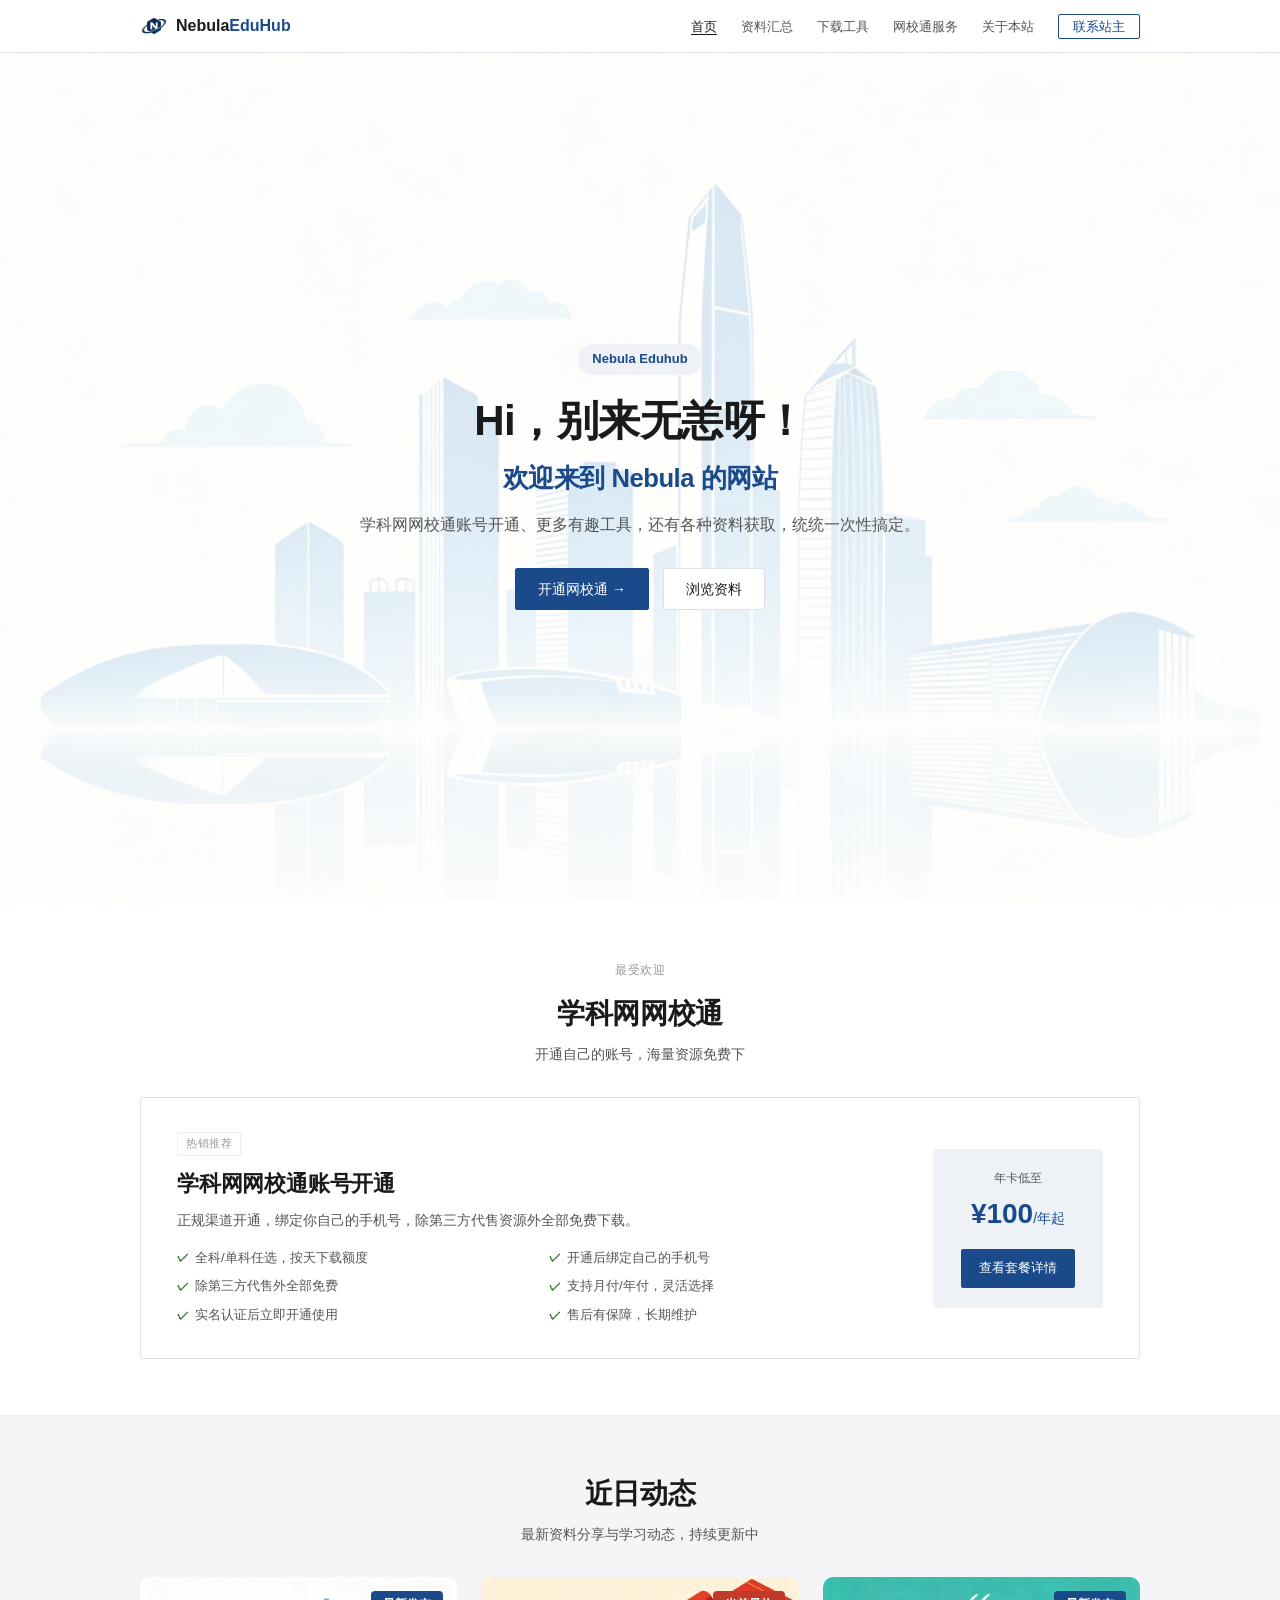
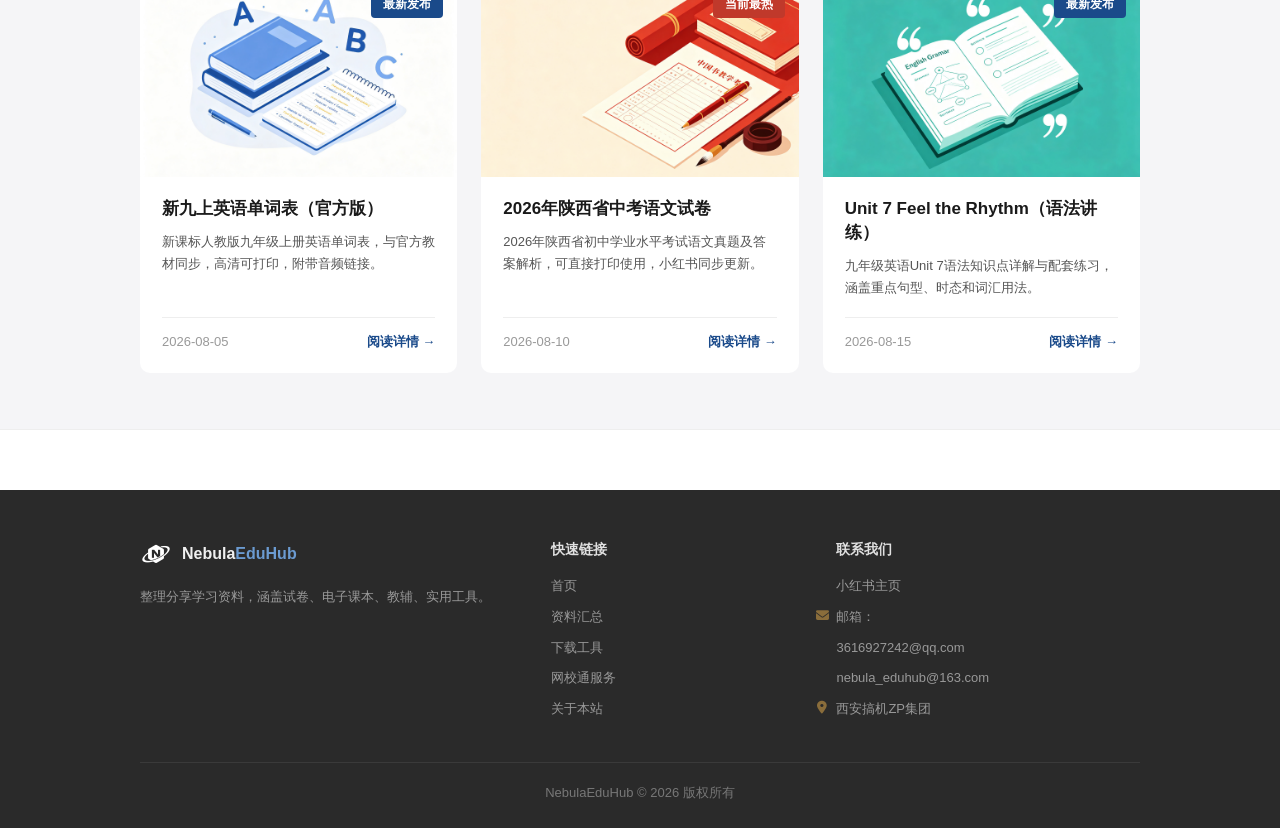
<file: index.html>
<!DOCTYPE html>
<html lang="zh-CN">
<head>
    <meta charset="UTF-8">
    <meta name="viewport" content="width=device-width, initial-scale=1.0">
    <title>Nebula EduHub</title>
    <meta name="description" content="学科网网校通账号开通、更多有趣工具，还有各种资料获取，统统一次性搞定。">
    <link rel="icon" type="image/png" href="favicon-light-32.png?v=3" data-favicon>
    <link rel="icon" href="favicon.ico?v=5" type="image/x-icon">
    <link rel="shortcut icon" href="favicon.ico?v=5" type="image/x-icon">
    <link rel="apple-touch-icon" href="apple-touch-icon-light.png?v=3">
    <script src="js/favicon.js"></script>
    <link rel="stylesheet" href="css/style.css">
    <link href="https://cdnjs.cloudflare.com/ajax/libs/font-awesome/6.7.2/css/all.min.css" rel="stylesheet">
</head>
<body>

<nav class="navbar">
    <div class="container nav-inner">
        <a href="index.html" class="logo">
            <img src="images/logo.png" alt="NebulaEduHub" class="logo-icon">
            <span class="logo-text">Nebula<span>EduHub</span></span>
        </a>
        <ul class="nav-links" id="navLinks">
            <li><a href="index.html" class="active">首页</a></li>
            <li><a href="search.html">资料汇总</a></li>
            <li><a href="tools.html">下载工具</a></li>
            <li><a href="packages.html">网校通服务</a></li>
            <li><a href="about.html">关于本站</a></li>
            <li><a href="about.html#contact" class="nav-cta">联系站主</a></li>
        </ul>
        <button class="menu-toggle" onclick="toggleMenu()"><i class="fa-solid fa-bars"></i></button>
    </div>
</nav>

<!-- 首屏 -->
<section class="hero">
    <div class="container">
        <div class="hero-badge">Nebula Eduhub</div>
        <h1>Hi，别来无恙呀！<br><span>欢迎来到 Nebula 的网站</span></h1>
        <p>学科网网校通账号开通、更多有趣工具，还有各种资料获取，统统一次性搞定。</p>
        <div class="hero-buttons">
            <a href="packages.html" class="btn btn-primary">开通网校通 →</a>
            <a href="search.html" class="btn btn-outline">浏览资料</a>
        </div>
    </div>
</section>

<!-- 主推：网校通 -->
<section class="section">
    <div class="container">
        <div class="section-header">
            <span class="section-tag">最受欢迎</span>
            <h2 class="section-title">学科网网校通</h2>
            <p class="section-desc">开通自己的账号，海量资源免费下</p>
        </div>

        <div class="featured-card">
            <div>
                <span class="featured-badge">热销推荐</span>
                <h3>学科网网校通账号开通</h3>
                <p>正规渠道开通，绑定你自己的手机号，除第三方代售资源外全部免费下载。</p>
                <ul class="featured-list">
                    <li>全科/单科任选，按天下载额度</li>
                    <li>开通后绑定自己的手机号</li>
                    <li>除第三方代售外全部免费</li>
                    <li>支持月付/年付，灵活选择</li>
                    <li>实名认证后立即开通使用</li>
                    <li>售后有保障，长期维护</li>
                </ul>
            </div>
            <div class="featured-price">
                <div class="label">年卡低至</div>
                <div class="amount">¥100<small>/年起</small></div>
                <a href="packages.html" class="btn btn-primary">查看套餐详情</a>
            </div>
        </div>
    </div>
</section>

<!-- 近日动态 -->
<section class="section section-alt">
    <div class="container">
        <div class="section-header">
            <h2 class="section-title">近日动态</h2>
            <p class="section-desc">最新资料分享与学习动态，持续更新中</p>
        </div>
        <div class="news-grid">
            <div class="news-card">
                <div class="news-cover">
                    <img src="images/news_english_vocab.jpg" alt="新九上英语单词表">
                    <span class="news-badge new">最新发布</span>
                </div>
                <div class="news-body">
                    <h3 class="news-title">新九上英语单词表（官方版）</h3>
                    <p class="news-desc">新课标人教版九年级上册英语单词表，与官方教材同步，高清可打印，附带音频链接。</p>
                    <div class="news-footer">
                        <span class="news-date">2026-08-05</span>
                        <a href="https://xhslink.cn/o/7Ih5PeClTI3" target="_blank" rel="noopener noreferrer" class="news-link">阅读详情 →</a>
                    </div>
                </div>
            </div>
            <div class="news-card">
                <div class="news-cover">
                    <img src="images/news_chinese_exam.jpg" alt="2026年陕西中考语文试卷">
                    <span class="news-badge hot">当前最热</span>
                </div>
                <div class="news-body">
                    <h3 class="news-title">2026年陕西省中考语文试卷</h3>
                    <p class="news-desc">2026年陕西省初中学业水平考试语文真题及答案解析，可直接打印使用，小红书同步更新。</p>
                    <div class="news-footer">
                        <span class="news-date">2026-08-10</span>
                        <a href="https://xhslink.cn/o/8dY59N7XtBM" target="_blank" rel="noopener noreferrer" class="news-link">阅读详情 →</a>
                    </div>
                </div>
            </div>
            <div class="news-card">
                <div class="news-cover">
                    <img src="images/news_english_grammar.jpg" alt="Unit 7 Feel the Rhythm语法讲练">
                    <span class="news-badge new">最新发布</span>
                </div>
                <div class="news-body">
                    <h3 class="news-title">Unit 7 Feel the Rhythm（语法讲练）</h3>
                    <p class="news-desc">九年级英语Unit 7语法知识点详解与配套练习，涵盖重点句型、时态和词汇用法。</p>
                    <div class="news-footer">
                        <span class="news-date">2026-08-15</span>
                        <a href="https://xhslink.cn/o/9tjg9Np1Hzs" target="_blank" rel="noopener noreferrer" class="news-link">阅读详情 →</a>
                    </div>
                </div>
            </div>
        </div>
    </div>
</section>
<footer class="footer-new">
    <div class="container">
        <div class="footer-grid">
            <div class="footer-col">
                <div class="footer-brand">
                    <img src="images/logo.png" alt="NebulaEduHub" class="logo-icon">
                    <span>Nebula<span>EduHub</span></span>
                </div>
                <p class="footer-desc">整理分享学习资料，涵盖试卷、电子课本、教辅、实用工具。</p>
            </div>
            <div class="footer-col">
                <h4 class="footer-title">快速链接</h4>
                <ul class="footer-list">
                    <li><a href="index.html">首页</a></li>
                    <li><a href="search.html">资料汇总</a></li>
                    <li><a href="tools.html">下载工具</a></li>
                    <li><a href="packages.html">网校通服务</a></li>
                    <li><a href="about.html">关于本站</a></li>
                </ul>
            </div>
            <div class="footer-col">
                <h4 class="footer-title">联系我们</h4>
                <ul class="footer-list">
                    <li><a href="https://xhslink.cn/m/9GySSeTyLFQ" target="_blank" rel="noopener noreferrer">小红书主页</a></li>
                    <li><i class="fa-solid fa-envelope footer-icon"></i>邮箱：</li>
                    <li><a href="mailto:3616927242@qq.com">3616927242@qq.com</a></li>
                    <li>nebula_eduhub@163.com</li>
                    <li><i class="fa-solid fa-location-dot footer-icon"></i>西安搞机ZP集团</li>
                </ul>
            </div>
        </div>
        <div class="footer-bottom">
            <p>NebulaEduHub © 2026 版权所有</p>
        </div>
    </div>
</footer>

<script src="js/main.js"></script>
</body>
</html>
</file>
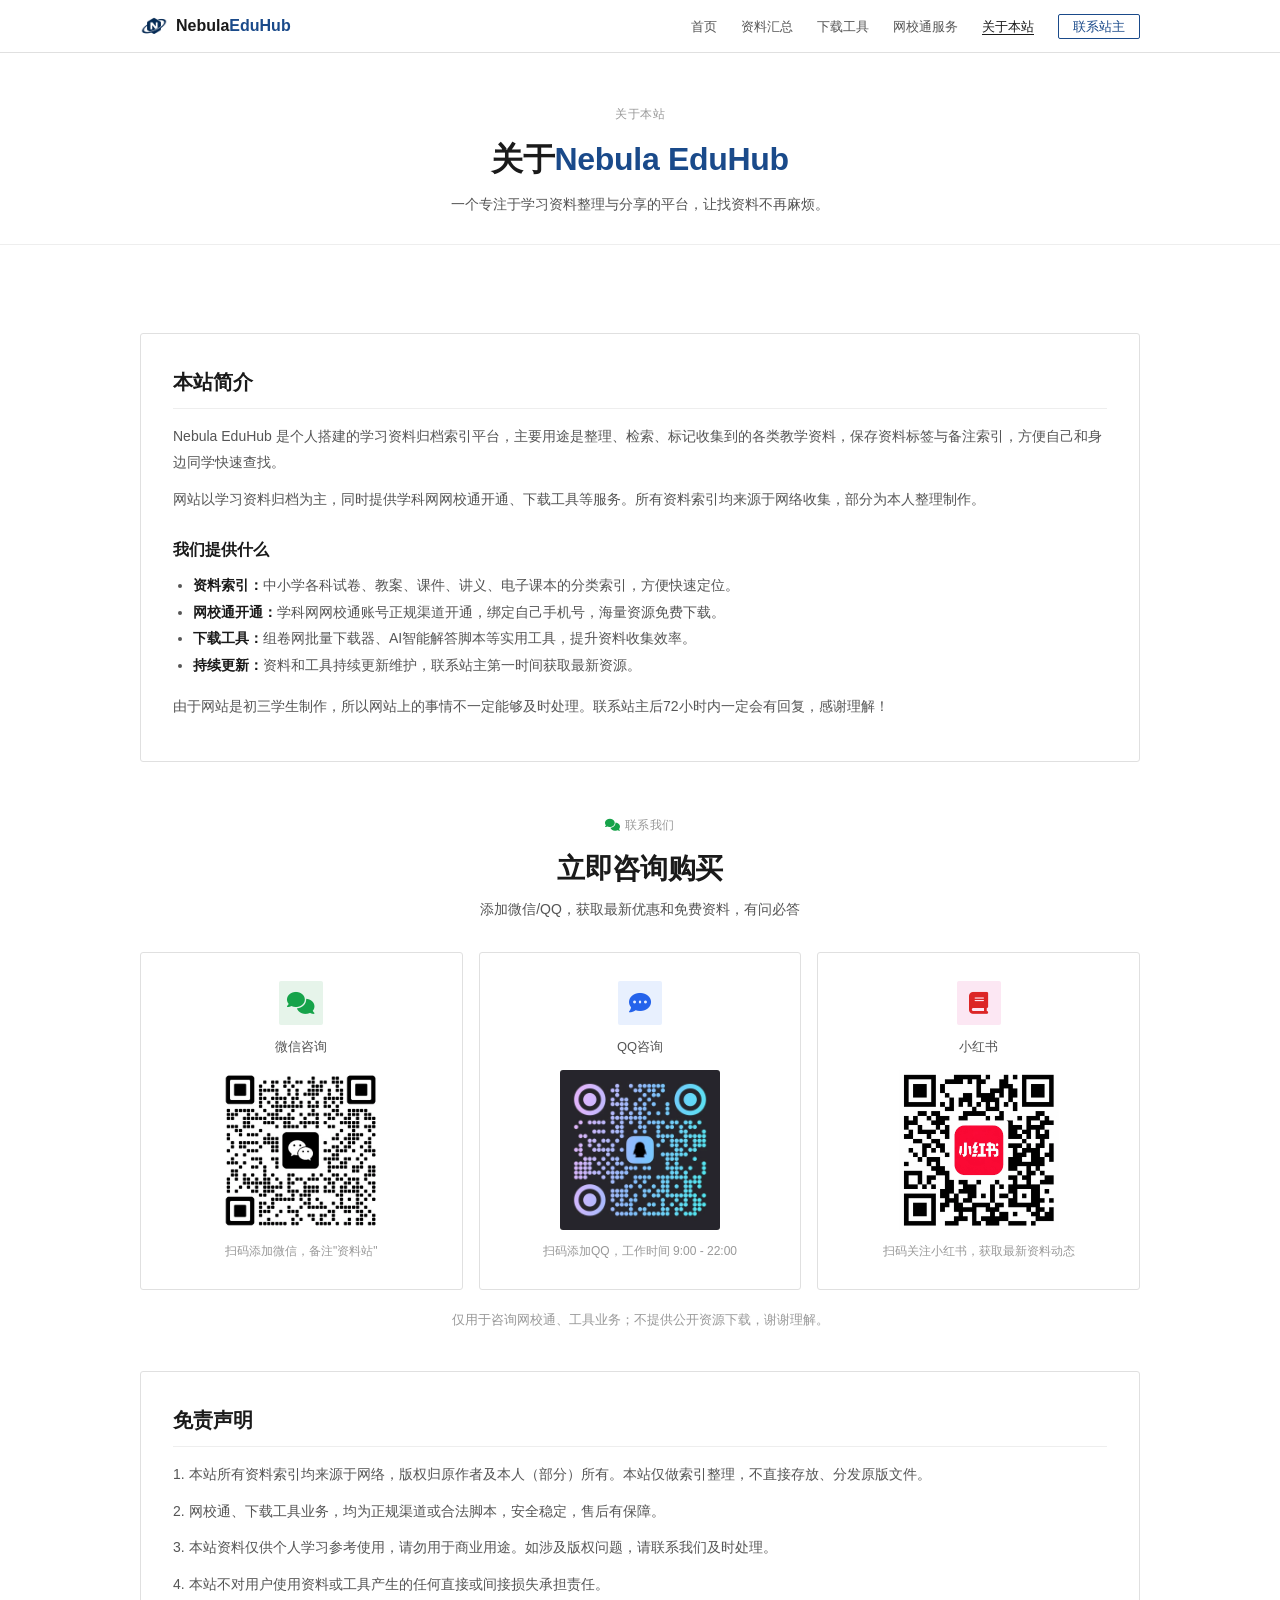
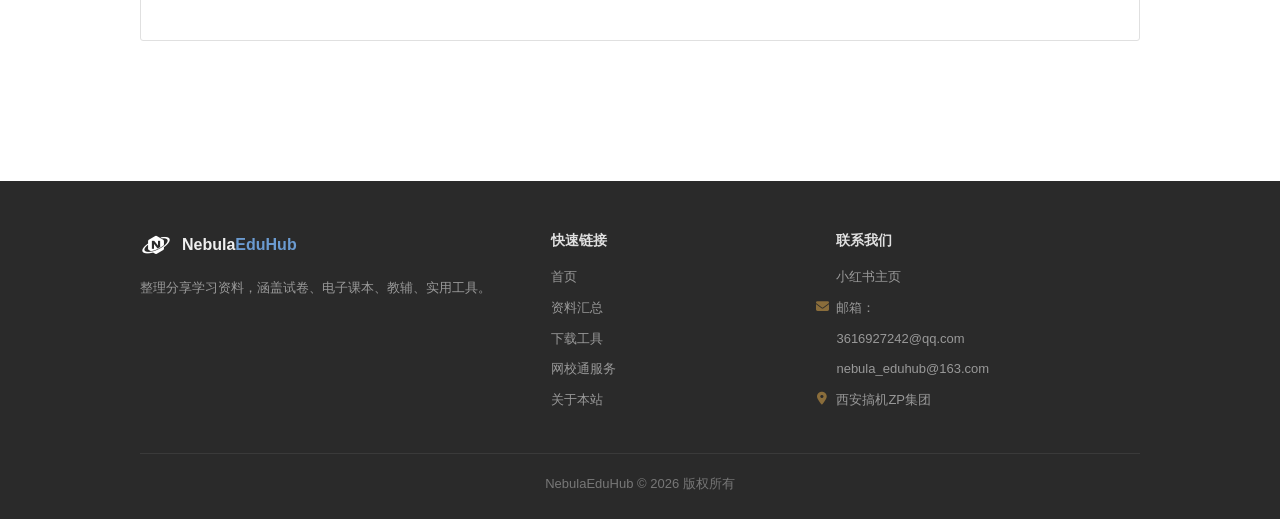
<file: about.html>
<!DOCTYPE html>
<html lang="zh-CN">
<head>
    <meta charset="UTF-8">
    <meta name="viewport" content="width=device-width, initial-scale=1.0">
    <meta name="description" content="Nebula EduHub是个人搭建的学习资料归档索引平台，整理分享中小学各科试卷、电子课本、教辅资料。">
    <title>关于本站-Nebula EduHub</title>
    <link rel="icon" type="image/png" href="favicon-light-32.png?v=3" data-favicon>
    <link rel="icon" href="favicon.ico?v=5" type="image/x-icon">
    <link rel="shortcut icon" href="favicon.ico?v=5" type="image/x-icon">
    <link rel="apple-touch-icon" href="apple-touch-icon-light.png?v=3">
    <script src="js/favicon.js"></script>
    <link rel="stylesheet" href="css/style.css">
    <link href="https://cdnjs.cloudflare.com/ajax/libs/font-awesome/6.7.2/css/all.min.css" rel="stylesheet">
</head>
<body>

<nav class="navbar">
    <div class="container nav-inner">
        <a href="index.html" class="logo">
            <img src="images/logo.png" alt="NebulaEduHub" class="logo-icon">
            <span class="logo-text">Nebula<span>EduHub</span></span>
        </a>
        <ul class="nav-links" id="navLinks">
            <li><a href="index.html">首页</a></li>
            <li><a href="search.html">资料汇总</a></li>
            <li><a href="tools.html">下载工具</a></li>
            <li><a href="packages.html">网校通服务</a></li>
            <li><a href="about.html" class="active">关于本站</a></li>
            <li><a href="#contact" class="nav-cta">联系站主</a></li>
        </ul>
        <button class="menu-toggle" onclick="toggleMenu()"><i class="fa-solid fa-bars"></i></button>
    </div>
</nav>

<section class="page-hero">
    <div class="container">
        <div class="badge">关于本站</div>
        <h1>关于<span>Nebula EduHub</span></h1>
        <p>一个专注于学习资料整理与分享的平台，让找资料不再麻烦。</p>
    </div>
</section>

<section class="section mt-0">
    <div class="container">
        <div class="about-content">
            <h3>本站简介</h3>
            <p>Nebula EduHub 是个人搭建的学习资料归档索引平台，主要用途是整理、检索、标记收集到的各类教学资料，保存资料标签与备注索引，方便自己和身边同学快速查找。</p>
            <p>网站以学习资料归档为主，同时提供学科网网校通开通、下载工具等服务。所有资料索引均来源于网络收集，部分为本人整理制作。</p>

            <h4>我们提供什么</h4>
            <ul>
                <li><strong>资料索引：</strong>中小学各科试卷、教案、课件、讲义、电子课本的分类索引，方便快速定位。</li>
                <li><strong>网校通开通：</strong>学科网网校通账号正规渠道开通，绑定自己手机号，海量资源免费下载。</li>
                <li><strong>下载工具：</strong>组卷网批量下载器、AI智能解答脚本等实用工具，提升资料收集效率。</li>
                <li><strong>持续更新：</strong>资料和工具持续更新维护，联系站主第一时间获取最新资源。</li>
            </ul>
            
            <p>由于网站是初三学生制作，所以网站上的事情不一定能够及时处理。联系站主后72小时内一定会有回复，感谢理解！</p>
        </div>

        <!-- 联系方式 -->
        <div id="contact" class="section-header mt-50">
            <span class="section-tag"><i class="fa-solid fa-comments text-green"></i> 联系我们</span>
            <h2 class="section-title">立即咨询购买</h2>
            <p class="section-desc">添加微信/QQ，获取最新优惠和免费资料，有问必答</p>
        </div>

        <div class="contact-grid">
            <div class="contact-card">
                <div class="contact-icon icon-bg-green"><i class="fa-solid fa-comments text-green"></i></div>
                <div class="label">微信咨询</div>
                <img src="images/wechat.png" alt="微信二维码" class="qr-img">
                <div class="hint">扫码添加微信，备注"资料站"</div>
            </div>
            <div class="contact-card">
                <div class="contact-icon icon-bg-blue"><i class="fa-solid fa-comment-dots text-blue"></i></div>
                <div class="label">QQ咨询</div>
                <img src="images/qq.png" alt="QQ二维码" class="qr-img">
                <div class="hint">扫码添加QQ，工作时间 9:00 - 22:00</div>
            </div>
            <div class="contact-card">
                <div class="contact-icon icon-bg-pink"><i class="fa-solid fa-book text-red"></i></div>
                <div class="label">小红书</div>
                <img src="images/xiaohongshu.png" alt="小红书二维码" class="qr-img">
                <div class="hint">扫码关注小红书，获取最新资料动态</div>
            </div>
        </div>

        <div class="text-center mt-20">
            <p class="text-small-muted">仅用于咨询网校通、工具业务；不提供公开资源下载，谢谢理解。</p>
        </div>

        <!-- 免责声明 -->
        <div class="about-content mt-40">
            <h3>免责声明</h3>
            <p>1. 本站所有资料索引均来源于网络，版权归原作者及本人（部分）所有。本站仅做索引整理，不直接存放、分发原版文件。</p>
            <p>2. 网校通、下载工具业务，均为正规渠道或合法脚本，安全稳定，售后有保障。</p>
            <p>3. 本站资料仅供个人学习参考使用，请勿用于商业用途。如涉及版权问题，请联系我们及时处理。</p>
            <p>4. 本站不对用户使用资料或工具产生的任何直接或间接损失承担责任。</p>
        </div>
    </div>
</section>

<footer class="footer-new">
    <div class="container">
        <div class="footer-grid">
            <div class="footer-col">
                <div class="footer-brand">
                    <img src="images/logo.png" alt="NebulaEduHub" class="logo-icon">
                    <span>Nebula<span>EduHub</span></span>
                </div>
                <p class="footer-desc">整理分享学习资料，涵盖试卷、电子课本、教辅、实用工具。</p>
            </div>
            <div class="footer-col">
                <h4 class="footer-title">快速链接</h4>
                <ul class="footer-list">
                    <li><a href="index.html">首页</a></li>
                    <li><a href="search.html">资料汇总</a></li>
                    <li><a href="tools.html">下载工具</a></li>
                    <li><a href="packages.html">网校通服务</a></li>
                    <li><a href="about.html">关于本站</a></li>
                </ul>
            </div>
            <div class="footer-col">
                <h4 class="footer-title">联系我们</h4>
                <ul class="footer-list">
                    <li><a href="https://xhslink.cn/m/9GySSeTyLFQ" target="_blank" rel="noopener noreferrer">小红书主页</a></li>
                    <li><i class="fa-solid fa-envelope footer-icon"></i>邮箱：</li>
                    <li><a href="mailto:3616927242@qq.com">3616927242@qq.com</a></li>
                    <li>nebula_eduhub@163.com</li>
                    <li><i class="fa-solid fa-location-dot footer-icon"></i>西安搞机ZP集团</li>
                </ul>
            </div>
        </div>
        <div class="footer-bottom">
            <p>NebulaEduHub © 2026 版权所有</p>
        </div>
    </div>
</footer>

<script src="js/main.js"></script>
</body>
</html>
</file>
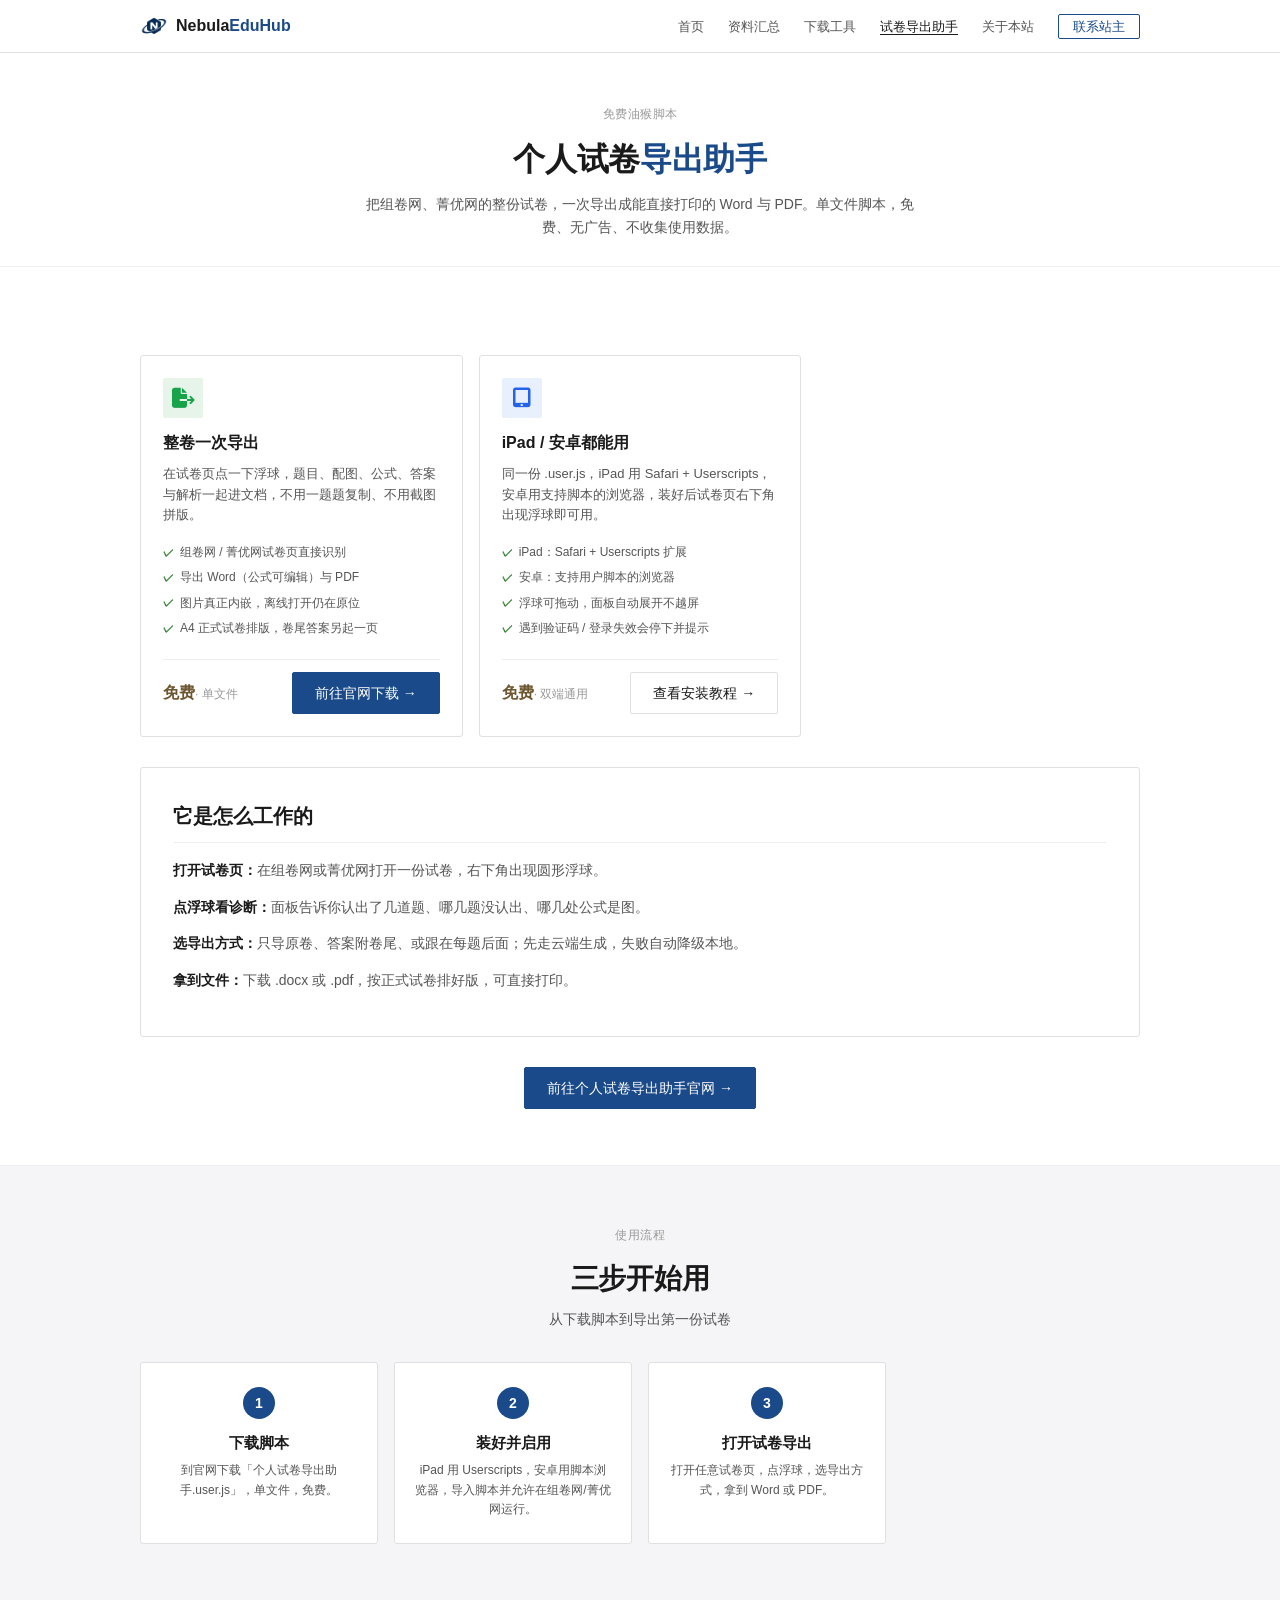
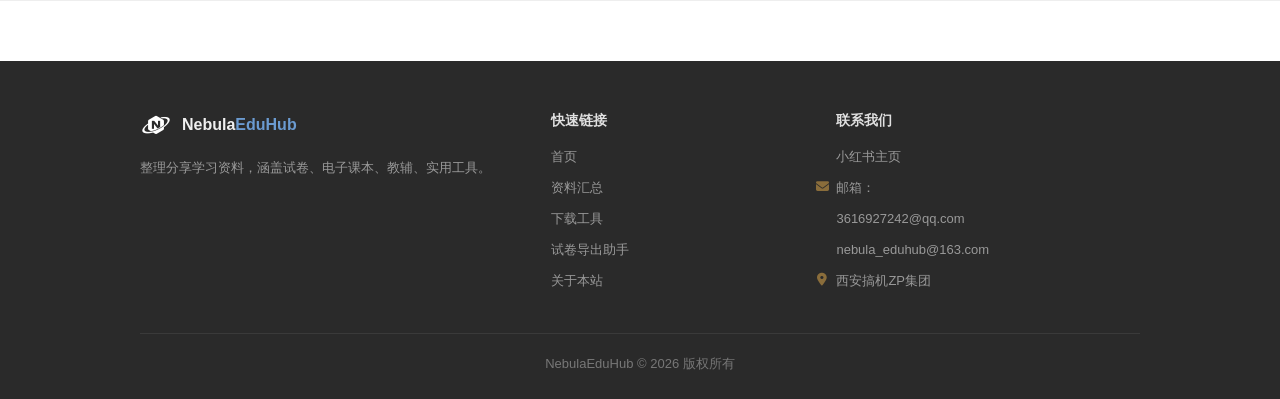
<file: packages.html>
<!DOCTYPE html>
<html lang="zh-CN">
<head>
    <meta charset="UTF-8">
    <meta name="viewport" content="width=device-width, initial-scale=1.0">
    <meta name="description" content="个人试卷导出助手：把组卷网、菁优网整份试卷一次导出成 Word 与 PDF，单文件油猴脚本，免费无广告。">
    <title>试卷导出助手-Nebula EduHub</title>
    <link rel="icon" type="image/png" href="favicon-light-32.png?v=3" data-favicon>
    <link rel="icon" href="favicon.ico?v=5" type="image/x-icon">
    <link rel="shortcut icon" href="favicon.ico?v=5" type="image/x-icon">
    <link rel="apple-touch-icon" href="apple-touch-icon-light.png?v=3">
    <script src="js/favicon.js"></script>
    <link rel="stylesheet" href="css/style.css">
    <link href="https://cdnjs.cloudflare.com/ajax/libs/font-awesome/6.7.2/css/all.min.css" rel="stylesheet">
</head>
<body>

<nav class="navbar">
    <div class="container nav-inner">
        <a href="index.html" class="logo">
            <img src="images/logo.png" alt="NebulaEduHub" class="logo-icon">
            <span class="logo-text">Nebula<span>EduHub</span></span>
        </a>
        <ul class="nav-links" id="navLinks">
            <li><a href="index.html">首页</a></li>
            <li><a href="search.html">资料汇总</a></li>
            <li><a href="tools.html">下载工具</a></li>
            <li><a href="packages.html" class="active">试卷导出助手</a></li>
            <li><a href="about.html">关于本站</a></li>
            <li><a href="about.html#contact" class="nav-cta">联系站主</a></li>
        </ul>
        <button class="menu-toggle" onclick="toggleMenu()"><i class="fa-solid fa-bars"></i></button>
    </div>
</nav>

<section class="page-hero">
    <div class="container">
        <div class="badge">免费油猴脚本</div>
        <h1>个人试卷<span>导出助手</span></h1>
        <p>把组卷网、菁优网的整份试卷，一次导出成能直接打印的 Word 与 PDF。单文件脚本，免费、无广告、不收集使用数据。</p>
    </div>
</section>

<section class="section mt-0">
    <div class="container">
        <div class="tool-grid">
            <div class="tool-card">
                <div class="tool-icon icon-bg-green"><i class="fa-solid fa-file-export text-green"></i></div>
                <h4>整卷一次导出</h4>
                <p>在试卷页点一下浮球，题目、配图、公式、答案与解析一起进文档，不用一题题复制、不用截图拼版。</p>
                <ul class="tool-features">
                    <li>组卷网 / 菁优网试卷页直接识别</li>
                    <li>导出 Word（公式可编辑）与 PDF</li>
                    <li>图片真正内嵌，离线打开仍在原位</li>
                    <li>A4 正式试卷排版，卷尾答案另起一页</li>
                </ul>
                <div class="tool-footer">
                    <span class="tool-price">免费<small>· 单文件</small></span>
                    <a class="btn btn-primary" href="https://examdownload.pages.dev" target="_blank" rel="noopener noreferrer">前往官网下载 →</a>
                </div>
            </div>

            <div class="tool-card">
                <div class="tool-icon icon-bg-blue"><i class="fa-solid fa-tablet-screen-button text-blue"></i></div>
                <h4>iPad / 安卓都能用</h4>
                <p>同一份 .user.js，iPad 用 Safari + Userscripts，安卓用支持脚本的浏览器，装好后试卷页右下角出现浮球即可用。</p>
                <ul class="tool-features">
                    <li>iPad：Safari + Userscripts 扩展</li>
                    <li>安卓：支持用户脚本的浏览器</li>
                    <li>浮球可拖动，面板自动展开不越屏</li>
                    <li>遇到验证码 / 登录失效会停下并提示</li>
                </ul>
                <div class="tool-footer">
                    <span class="tool-price">免费<small>· 双端通用</small></span>
                    <a class="btn btn-outline" href="https://examdownload.pages.dev/%E5%AE%89%E8%A3%85%E6%8C%87%E5%8D%97" target="_blank" rel="noopener noreferrer">查看安装教程 →</a>
                </div>
            </div>
        </div>

        <div class="about-content mt-30">
            <h3>它是怎么工作的</h3>
            <p><strong>打开试卷页：</strong>在组卷网或菁优网打开一份试卷，右下角出现圆形浮球。</p>
            <p><strong>点浮球看诊断：</strong>面板告诉你认出了几道题、哪几题没认出、哪几处公式是图。</p>
            <p><strong>选导出方式：</strong>只导原卷、答案附卷尾、或跟在每题后面；先走云端生成，失败自动降级本地。</p>
            <p><strong>拿到文件：</strong>下载 .docx 或 .pdf，按正式试卷排好版，可直接打印。</p>
        </div>

        <div class="text-center mt-30">
            <a href="https://examdownload.pages.dev" class="btn btn-primary" target="_blank" rel="noopener noreferrer">前往个人试卷导出助手官网 →</a>
        </div>
    </div>
</section>

<section class="section section-alt">
    <div class="container">
        <div class="section-header">
            <span class="section-tag">使用流程</span>
            <h2 class="section-title">三步开始用</h2>
            <p class="section-desc">从下载脚本到导出第一份试卷</p>
        </div>
        <div class="steps">
            <div class="step-card">
                <div class="step-number">1</div>
                <h4>下载脚本</h4>
                <p>到官网下载「个人试卷导出助手.user.js」，单文件，免费。</p>
            </div>
            <div class="step-card">
                <div class="step-number">2</div>
                <h4>装好并启用</h4>
                <p>iPad 用 Userscripts，安卓用脚本浏览器，导入脚本并允许在组卷网/菁优网运行。</p>
            </div>
            <div class="step-card">
                <div class="step-number">3</div>
                <h4>打开试卷导出</h4>
                <p>打开任意试卷页，点浮球，选导出方式，拿到 Word 或 PDF。</p>
            </div>
        </div>
    </div>
</section>

<footer class="footer-new">
    <div class="container">
        <div class="footer-grid">
            <div class="footer-col">
                <div class="footer-brand">
                    <img src="images/logo.png" alt="NebulaEduHub" class="logo-icon">
                    <span>Nebula<span>EduHub</span></span>
                </div>
                <p class="footer-desc">整理分享学习资料，涵盖试卷、电子课本、教辅、实用工具。</p>
            </div>
            <div class="footer-col">
                <h4 class="footer-title">快速链接</h4>
                <ul class="footer-list">
                    <li><a href="index.html">首页</a></li>
                    <li><a href="search.html">资料汇总</a></li>
                    <li><a href="tools.html">下载工具</a></li>
                    <li><a href="packages.html">试卷导出助手</a></li>
                    <li><a href="about.html">关于本站</a></li>
                </ul>
            </div>
            <div class="footer-col">
                <h4 class="footer-title">联系我们</h4>
                <ul class="footer-list">
                    <li><a href="https://xhslink.cn/m/9GySSeTyLFQ" target="_blank" rel="noopener noreferrer">小红书主页</a></li>
                    <li><i class="fa-solid fa-envelope footer-icon"></i>邮箱：</li>
                    <li><a href="mailto:3616927242@qq.com">3616927242@qq.com</a></li>
                    <li>nebula_eduhub@163.com</li>
                    <li><i class="fa-solid fa-location-dot footer-icon"></i>西安搞机ZP集团</li>
                </ul>
            </div>
        </div>
        <div class="footer-bottom">
            <p>NebulaEduHub © 2026 版权所有</p>
        </div>
    </div>
</footer>

<script src="js/main.js"></script>
</body>
</html>
</file>
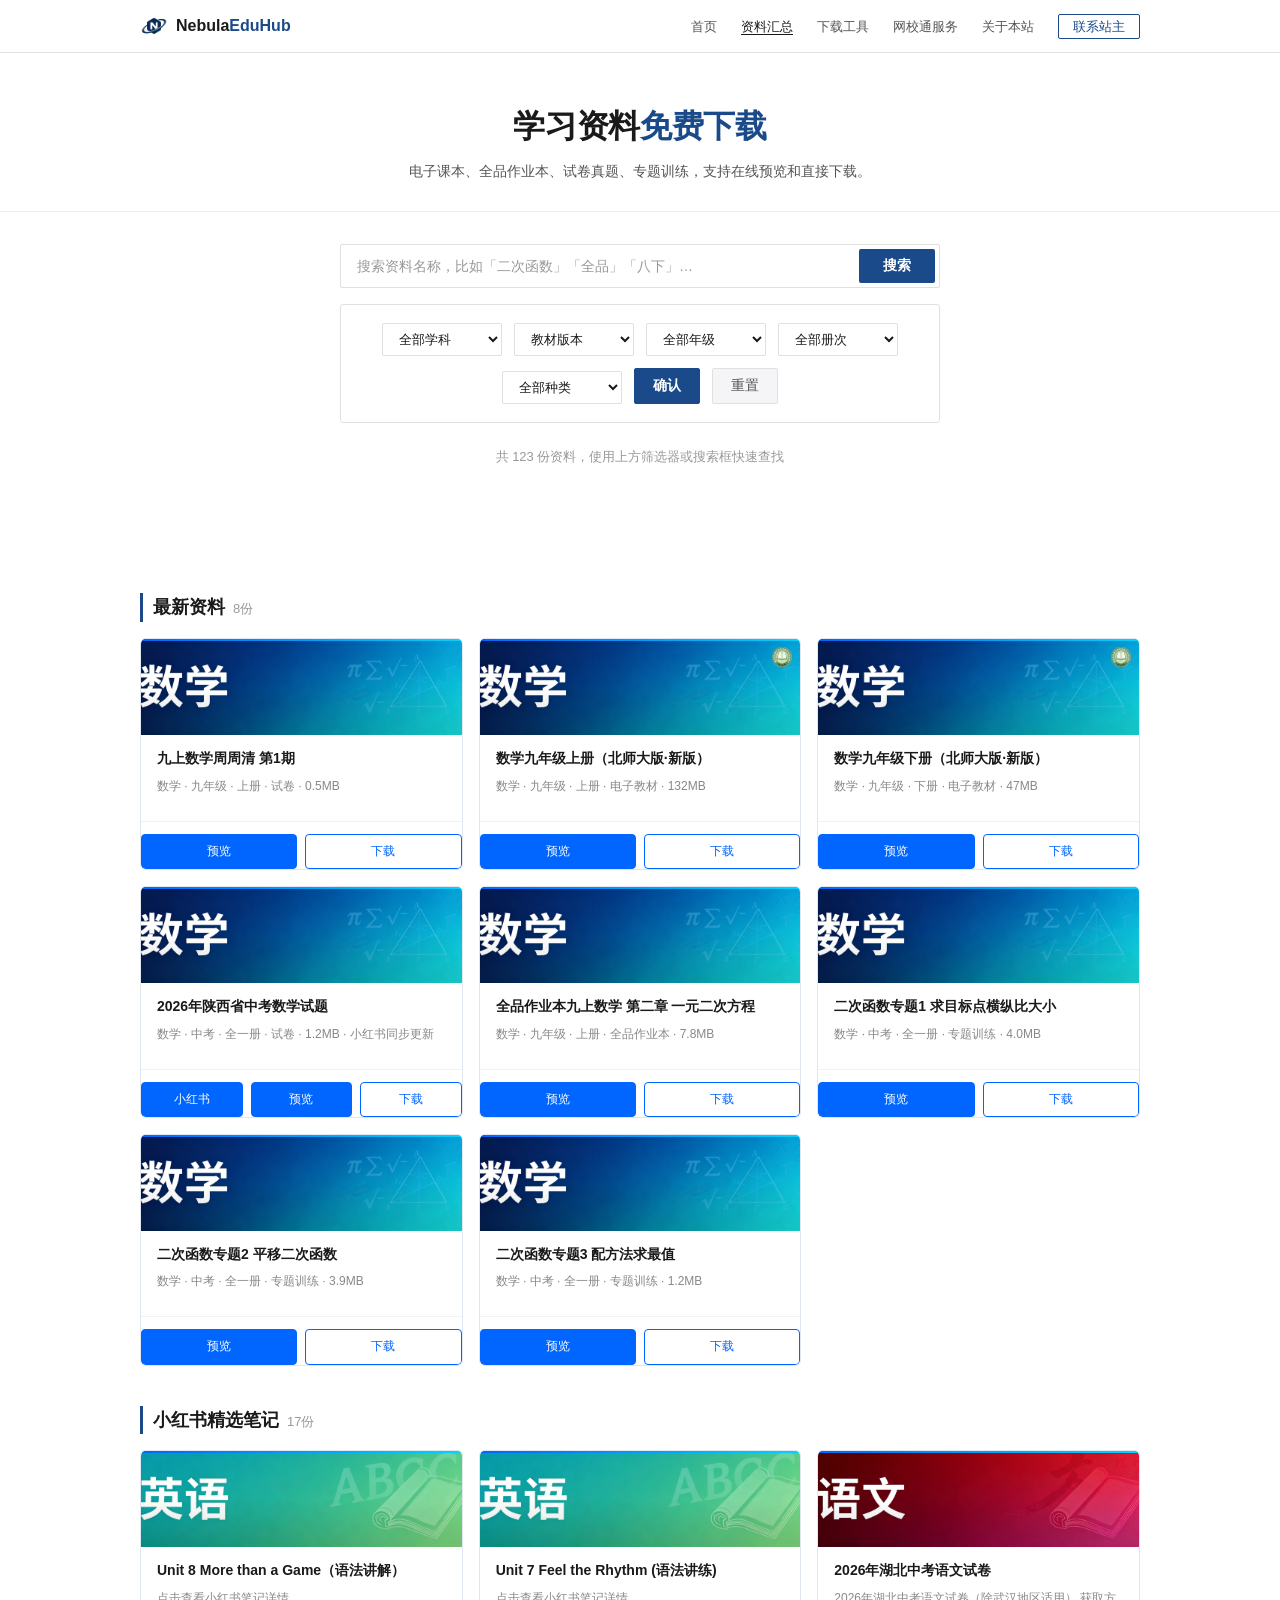
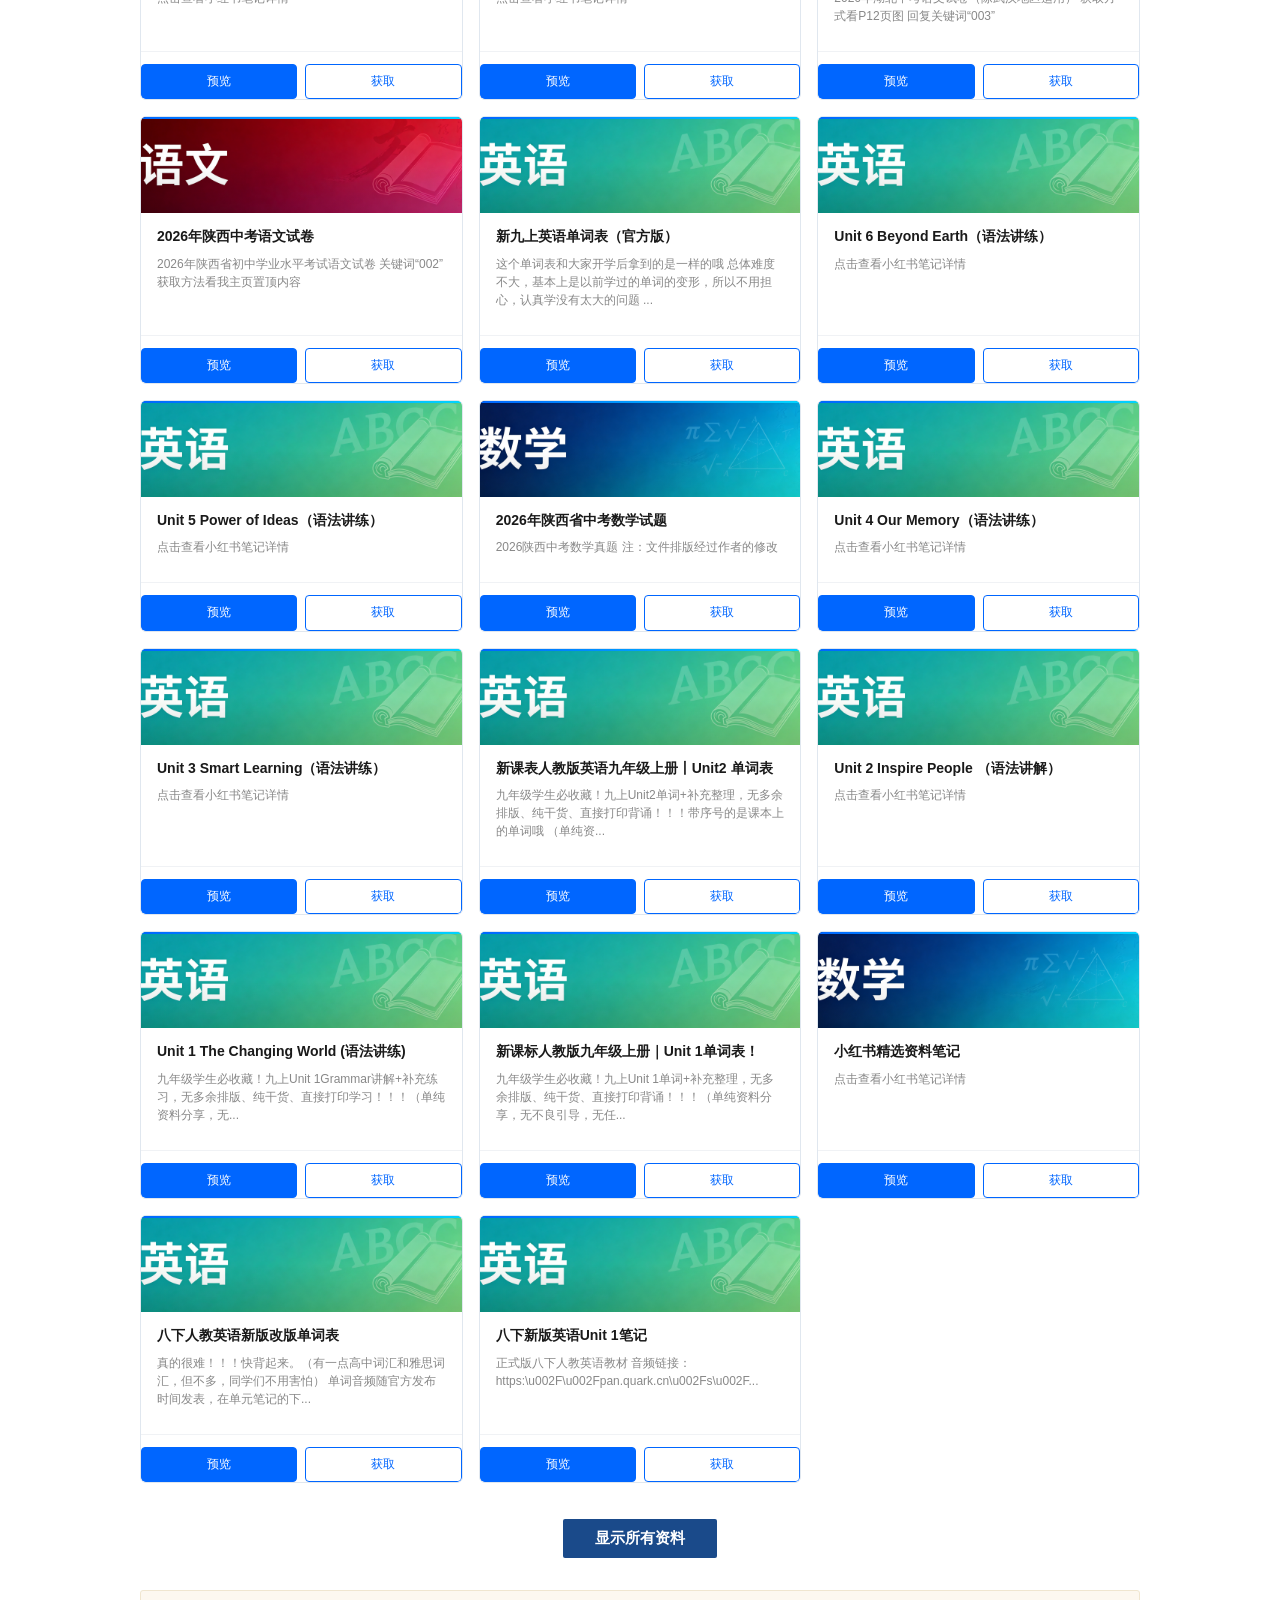
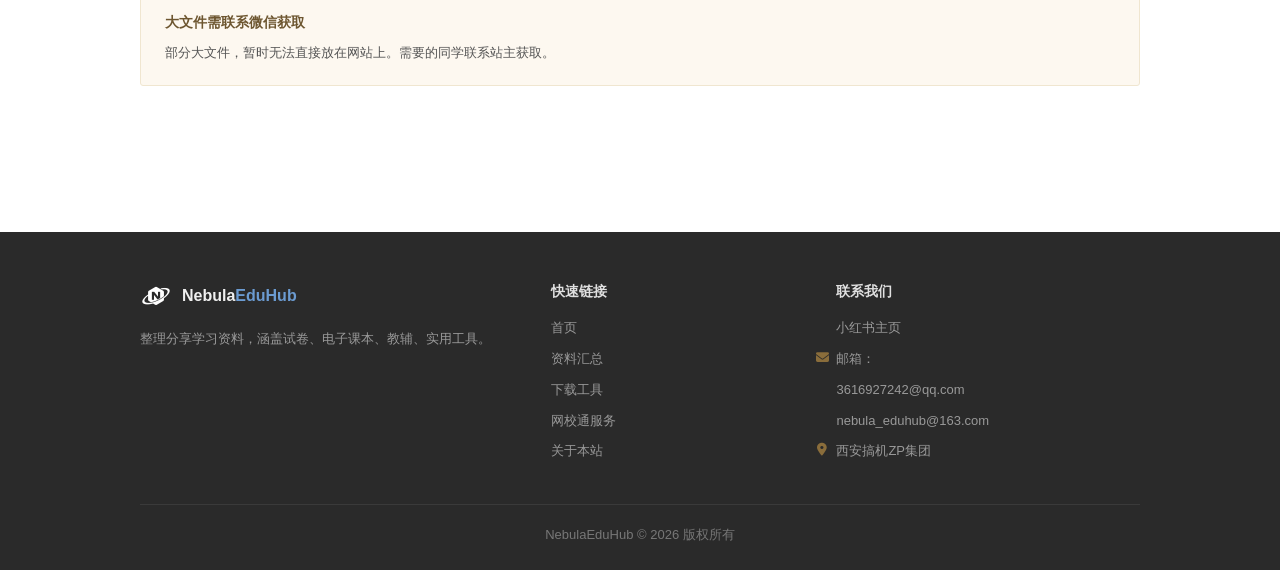
<file: search.html>
<!DOCTYPE html>
<html lang="zh-CN">
<head>
    <meta charset="UTF-8">
    <meta name="viewport" content="width=device-width, initial-scale=1.0">
    <meta name="description" content="电子课本、全品作业本、试卷真题、专题训练，支持在线预览和直接下载。">
    <title>资料汇总-Nebula EduHub</title>
    <link rel="icon" type="image/png" href="favicon-light-32.png?v=3" data-favicon>
    <link rel="icon" href="favicon.ico?v=5" type="image/x-icon">
    <link rel="shortcut icon" href="favicon.ico?v=5" type="image/x-icon">
    <link rel="apple-touch-icon" href="apple-touch-icon-light.png?v=3">
    <script src="js/favicon.js"></script>
    <link rel="stylesheet" href="css/style.css">
    <link href="https://cdnjs.cloudflare.com/ajax/libs/font-awesome/6.7.2/css/all.min.css" rel="stylesheet">
</head>
<body>

<nav class="navbar">
    <div class="container nav-inner">
        <a href="index.html" class="logo">
            <img src="images/logo.png" alt="NebulaEduHub" class="logo-icon">
            <span class="logo-text">Nebula<span>EduHub</span></span>
        </a>
        <ul class="nav-links" id="navLinks">
            <li><a href="index.html">首页</a></li>
            <li><a href="search.html" class="active">资料汇总</a></li>
            <li><a href="tools.html">下载工具</a></li>
            <li><a href="packages.html">网校通服务</a></li>
            <li><a href="about.html">关于本站</a></li>
            <li><a href="about.html#contact" class="nav-cta">联系站主</a></li>
        </ul>
        <button class="menu-toggle" onclick="toggleMenu()"><i class="fa-solid fa-bars"></i></button>
    </div>
</nav>

<section class="page-hero">
    <div class="container">
        <h1>学习资料<span>免费下载</span></h1>
        <p>电子课本、全品作业本、试卷真题、专题训练，支持在线预览和直接下载。</p>
    </div>
</section>

<div class="container">
    <div class="search-hero">
        <div class="search-input-wrap">
            <input type="text" id="materialSearch" placeholder="搜索资料名称，比如「二次函数」「全品」「八下」…" onkeydown="if(event.key==='Enter')doFilter()">
            <button type="button" onclick="doFilter()" class="search-btn">搜索</button>
        </div>
        <div class="filter-bar">
            <select id="filterSubject">
                <option value="">全部学科</option>
                <option value="语文">语文</option>
                <option value="数学">数学</option>
                <option value="英语">英语</option>
                <option value="物理">物理</option>
                <option value="化学">化学</option>
                <option value="生物学">生物学</option>
                <option value="地理">地理</option>
                <option value="历史">历史</option>
                <option value="道德与法治">道德与法治</option>
                <option value="高中数学">高中数学</option>
            </select>
            <select id="filterVersion">
                <option value="">教材版本</option>
                <option value="统编版">统编版</option>
                <option value="人教版">人教版</option>
                <option value="北师大版">北师大版</option>
                <option value="苏科版">苏科版</option>
                <option value="苏教版">苏教版</option>
                <option value="湘教版">湘教版</option>
                <option value="冀教版">冀教版</option>
                <option value="冀少版">冀少版</option>
                <option value="译林版">译林版</option>
                <option value="科普版">科普版</option>
                <option value="中图版">中图版</option>
                <option value="粤教粤人版">粤教粤人版</option>
                <option value="商务星球版">商务星球版</option>
                <option value="晋教版">晋教版</option>
                <option value="沪外教版">沪外教版</option>
                <option value="沪教版">沪教版</option>
                <option value="沪科技版">沪科技版</option>
                <option value="浙教版">浙教版</option>
                <option value="青岛版">青岛版</option>
                <option value="华东师大版">华东师大版</option>
                <option value="北京版">北京版</option>
                <option value="济南版">济南版</option>
            </select>
            <select id="filterGrade">
                <option value="">全部年级</option>
                <option value="七年级">七年级</option>
                <option value="八年级">八年级</option>
                <option value="九年级">九年级</option>
                <option value="中考">中考</option>
                <option value="高中">高中</option>
            </select>
            <select id="filterVolume">
                <option value="">全部册次</option>
                <option value="上册">上册</option>
                <option value="下册">下册</option>
                <option value="全一册">全一册</option>
            </select>
            <select id="filterType">
                <option value="">全部种类</option>
                <option value="电子教材">电子教材</option>
                <option value="全品作业本">全品作业本</option>
                <option value="试卷">试卷</option>
                <option value="专题训练">专题训练</option>
            </select>
            <button onclick="doFilter()" class="filter-btn">确认</button>
            <button onclick="resetFilter()" class="filter-btn-reset">重置</button>
        </div>
        <div id="filterResult" class="filter-result"></div>
    </div>
</div>


<section class="section mt-0">
    <div class="container">

        <!-- 最新资料 -->
        <div class="category-section" id="latestSection">
            <div class="category-title">最新资料<span class="count">8份</span></div>
            <div id="latestContainer"></div>
        </div>

        <!-- 小红书精选笔记 -->
        <div class="category-section" id="xhsSection">
            <div class="category-title">小红书精选笔记<span class="count" id="xhsCount">17份</span></div>
            <div class="material-grid" id="xhsContainer"></div>
        </div>

        <!-- 全部资料展开按钮 -->
        <div id="toggleAllWrap" class="text-center mt-30">
            <button id="toggleAllBtn" onclick="toggleAll()" class="toggle-all-btn">显示所有资料</button>
        </div>
        <!-- 筛选/搜索结果 & 展开全部资料 -->
        <div id="materialsContainer"></div>

        <div class="empty-note">
            <h4>大文件需联系微信获取</h4>
            <p>部分大文件，暂时无法直接放在网站上。需要的同学联系站主获取。</p>
        </div>

    </div>
</section>

<footer class="footer-new">
    <div class="container">
        <div class="footer-grid">
            <div class="footer-col">
                <div class="footer-brand">
                    <img src="images/logo.png" alt="NebulaEduHub" class="logo-icon">
                    <span>Nebula<span>EduHub</span></span>
                </div>
                <p class="footer-desc">整理分享学习资料，涵盖试卷、电子课本、教辅、实用工具。</p>
            </div>
            <div class="footer-col">
                <h4 class="footer-title">快速链接</h4>
                <ul class="footer-list">
                    <li><a href="index.html">首页</a></li>
                    <li><a href="search.html">资料汇总</a></li>
                    <li><a href="tools.html">下载工具</a></li>
                    <li><a href="packages.html">网校通服务</a></li>
                    <li><a href="about.html">关于本站</a></li>
                </ul>
            </div>
            <div class="footer-col">
                <h4 class="footer-title">联系我们</h4>
                <ul class="footer-list">
                    <li><a href="https://xhslink.cn/m/9GySSeTyLFQ" target="_blank" rel="noopener noreferrer">小红书主页</a></li>
                    <li><i class="fa-solid fa-envelope footer-icon"></i>邮箱：</li>
                    <li><a href="mailto:3616927242@qq.com">3616927242@qq.com</a></li>
                    <li>nebula_eduhub@163.com</li>
                    <li><i class="fa-solid fa-location-dot footer-icon"></i>西安搞机ZP集团</li>
                </ul>
            </div>
        </div>
        <div class="footer-bottom">
            <p>NebulaEduHub © 2026 版权所有</p>
        </div>
    </div>
</footer>

<script src="js/main.js"></script>
<script src="data/materials.js"></script>
<script src="data/xhs.js"></script>
<script src="js/search.js"></script>

<script>


function loadXhs(filter = "") {
    var box = document.getElementById("xhsContainer");
    var kw = filter.toLowerCase().trim();
    var html = "";
    var list = xhsNotes.filter(function(n) {
        return !kw || n.title.toLowerCase().includes(kw) || n.desc.toLowerCase().includes(kw);
    });
    list.forEach(function(n) {
        var desc = n.desc ? n.desc.substring(0, 60) + (n.desc.length > 60 ? "..." : "") : "点击查看小红书笔记详情";
        var cover = detectXhsCover(n.title);
        html += `
        <div class="material-card">
            <div class="material-icon" style="background-image:url('${cover}');"></div>
            <div class="material-info">
                <div class="material-name">${escapeHtml(n.title)}</div>
                <div class="material-meta">${escapeHtml(desc)}</div>
            </div>
            <div class="material-actions">
                <a href="${n.url}" target="_blank" rel="noopener noreferrer" class="material-btn btn-preview">预览</a>
                <a href="${n.url}" target="_blank" rel="noopener noreferrer" class="material-btn btn-download">获取</a>
            </div>
        </div>`;
    });
    if (!html && kw) {
        html = `<div class="grid-full text-center muted">没有找到匹配的笔记</div>`;
    }
    box.innerHTML = html;
}

function loadNewest() {
    var box = document.getElementById("latestContainer");
    if (!box) return;
    var sorted = materials.slice().sort(function(a, b) {
        return new Date(b.date) - new Date(a.date);
    });
    var list = sorted.slice(0, 8);
    var html = '<div class="material-grid">';
    list.forEach(function(m) {
        var isXhs = m.name === "2026年陕西省中考数学试题";
        var xhsBtn = isXhs ? '<a href="https://xhslink.cn/o/3DAHQDqtNqr" target="_blank" rel="noopener noreferrer" class="material-btn btn-preview xhs-inline-btn">小红书</a>' : '';
        var previewBtn = '';
        var downloadBtn = '';
        var tag = '';
        if (m.downloadUrl) {
            downloadBtn = `<a href="${m.downloadUrl}" target="_blank" rel="noopener noreferrer" class="material-btn btn-download">下载</a>`;
            if (m.previewFile) {
                var pp = pathOf({ ...m, file: m.previewFile });
                var ep = encodeURIComponent(pp).replace(/%2F/g, '/');
                previewBtn = `<a href="${ep}" target="_blank" rel="noopener noreferrer" class="material-btn btn-preview">预览</a>`;
            }
            if (m.tagColor === 'red') tag = '<img src="images/textbook_tag_red.png" class="textbook-tag" alt="">';
            else if (m.tagColor === 'green') tag = '<img src="images/textbook_tag_green.png" class="textbook-tag" alt="">';
        } else {
            var p = pathOf(m);
            var enc = encodeURIComponent(p).replace(/%2F/g, '/');
            if (m.previewFile) {
                var pp = pathOf({ ...m, file: m.previewFile });
                var ep = encodeURIComponent(pp).replace(/%2F/g, '/');
                previewBtn = `<a href="${ep}" target="_blank" rel="noopener noreferrer" class="material-btn btn-preview">预览</a>`;
            } else {
                previewBtn = `<a href="${enc}" target="_blank" rel="noopener noreferrer" class="material-btn btn-preview">预览</a>`;
            }
            downloadBtn = `<a href="${enc}" download class="material-btn btn-download">下载</a>`;
        }
        html += `
        <div class="material-card">
            <div class="material-icon" style="background-image:url('${getCoverForSubject(m.subject)}');"></div>
            <div class="material-info">
                <div class="material-name">${escapeHtml(m.name)}${tag}</div>
                <div class="material-meta">${escapeHtml(m.subject)} · ${escapeHtml(m.grade)} · ${escapeHtml(m.volume)} · ${escapeHtml(m.type)}${m.size ? ' · ' + escapeHtml(m.size) : ''}${isXhs ? ' · 小红书同步更新' : ''}</div>
            </div>
            <div class="material-actions">
                ${xhsBtn}
                ${previewBtn}
                ${downloadBtn}
            </div>
        </div>`;
    });
    html += '</div>';
    box.innerHTML = html;
}

var showAll = false;

function toggleAll() {
    showAll = !showAll;
    var btn = document.getElementById("toggleAllBtn");
    if (showAll) {
        btn.textContent = "收起所有资料";
        btn.classList.add("expanded");
    } else {
        btn.textContent = "显示所有资料";
        btn.classList.remove("expanded");
    }
    loadList();
    if (showAll) document.getElementById("materialsContainer").scrollIntoView({ behavior: 'smooth', block: 'start' });
}

function resetFilter() {
    document.getElementById("filterSubject").value = "";
    document.getElementById("filterGrade").value = "";
    document.getElementById("filterVolume").value = "";
    document.getElementById("filterType").value = "";
    document.getElementById("filterVersion").value = "";
    document.getElementById("materialSearch").value = "";
    doFilter();
}

loadXhs();
loadList();
loadNewest();
</script>

</body>
</html>
</file>
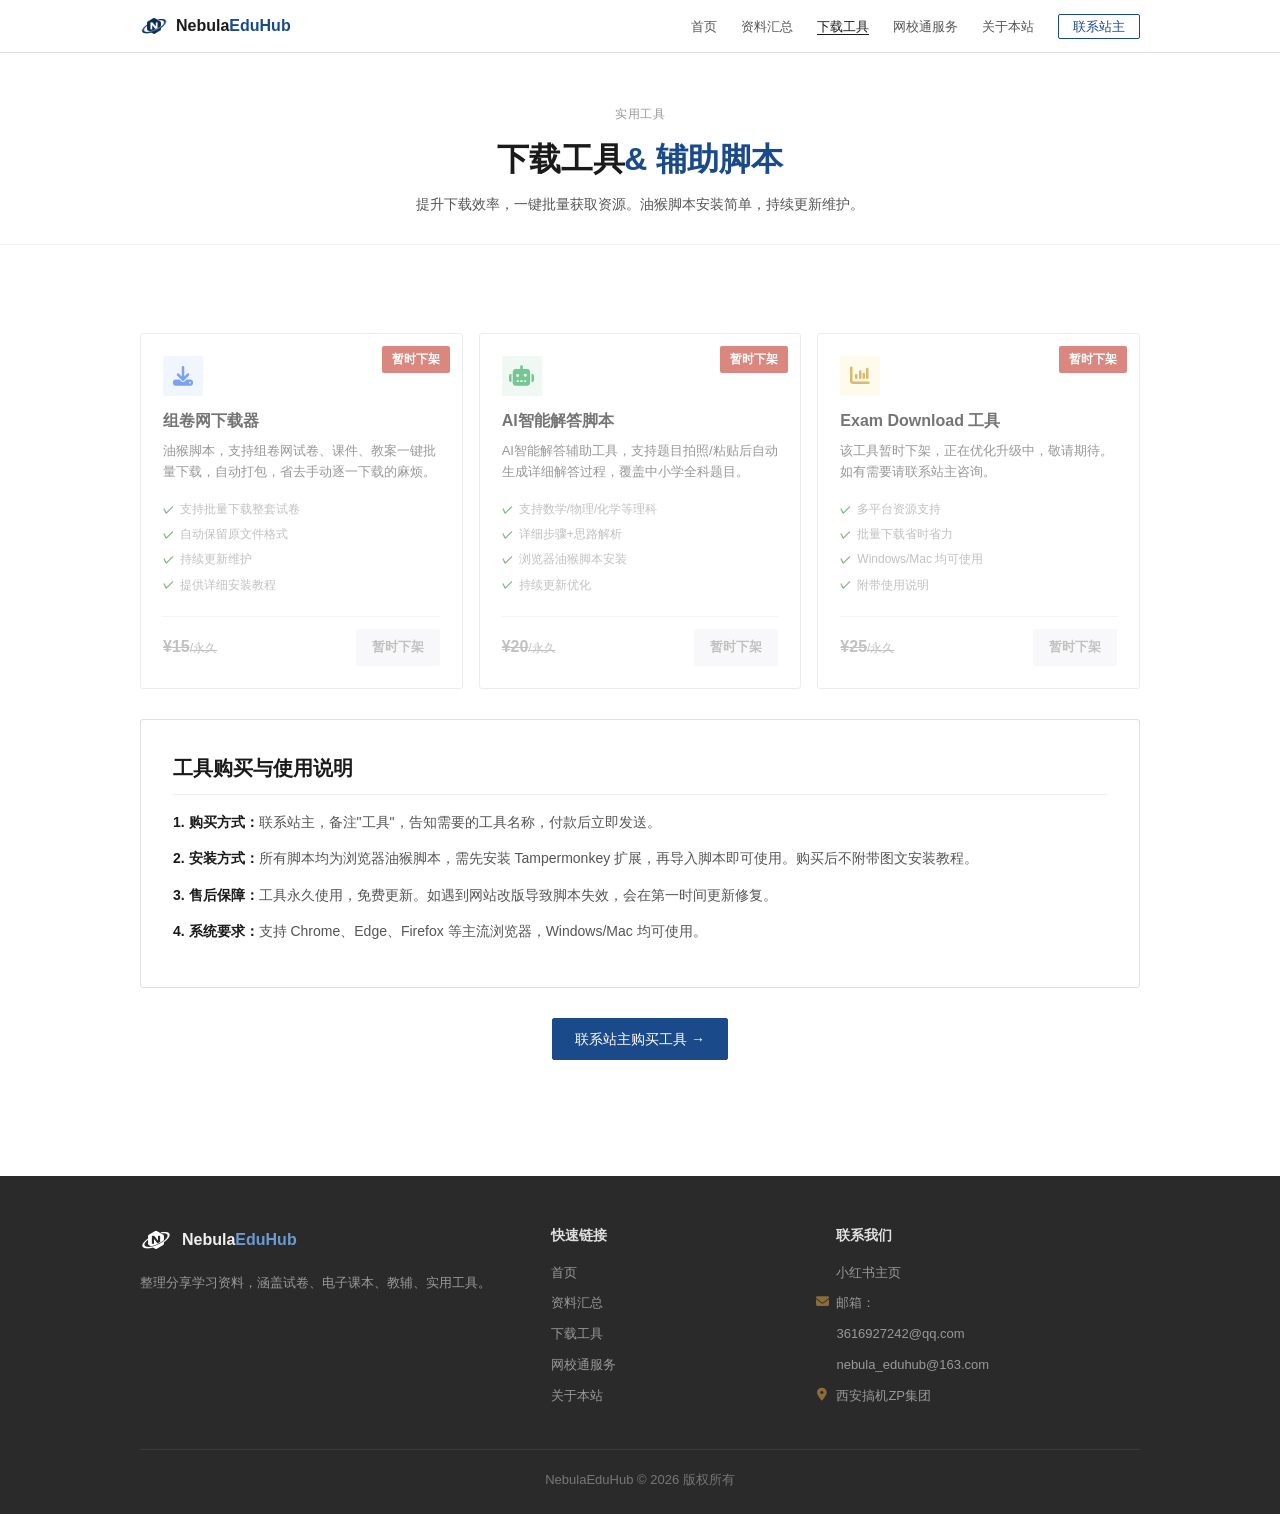
<file: tools.html>
<!DOCTYPE html>
<html lang="zh-CN">
<head>
    <meta charset="UTF-8">
    <meta name="viewport" content="width=device-width, initial-scale=1.0">
    <meta name="description" content="组卷网下载器、AI智能解答脚本等实用工具，油猴脚本安装简单，持续更新维护。">
    <title>下载工具-Nebula EduHub</title>
    <link rel="icon" type="image/png" href="favicon-light-32.png?v=3" data-favicon>
    <link rel="icon" href="favicon.ico?v=5" type="image/x-icon">
    <link rel="shortcut icon" href="favicon.ico?v=5" type="image/x-icon">
    <link rel="apple-touch-icon" href="apple-touch-icon-light.png?v=3">
    <script src="js/favicon.js"></script>
    <link rel="stylesheet" href="css/style.css">
    <link href="https://cdnjs.cloudflare.com/ajax/libs/font-awesome/6.7.2/css/all.min.css" rel="stylesheet">
</head>
<body>
<nav class="navbar">
    <div class="container nav-inner">
        <a href="index.html" class="logo">
            <img src="images/logo.png" alt="NebulaEduHub" class="logo-icon">
            <span class="logo-text">Nebula<span>EduHub</span></span>
        </a>
        <ul class="nav-links" id="navLinks">
            <li><a href="index.html">首页</a></li>
            <li><a href="search.html">资料汇总</a></li>
            <li><a href="tools.html" class="active">下载工具</a></li>
            <li><a href="packages.html">网校通服务</a></li>
            <li><a href="about.html">关于本站</a></li>
            <li><a href="about.html#contact" class="nav-cta">联系站主</a></li>
        </ul>
        <button class="menu-toggle" onclick="toggleMenu()"><i class="fa-solid fa-bars"></i></button>
    </div>
</nav>

<section class="page-hero">
    <div class="container">
        <div class="badge">实用工具</div>
        <h1>下载工具<span>& 辅助脚本</span></h1>
        <p>提升下载效率，一键批量获取资源。油猴脚本安装简单，持续更新维护。</p>
    </div>
</section>

<section class="section mt-0">
    <div class="container">
        <div class="tool-grid">
            <div class="tool-card offline">
                <div class="offline-badge">暂时下架</div>
                <div class="tool-icon icon-bg-blue"><i class="fa-solid fa-download text-blue"></i></div>
                <h4>组卷网下载器</h4>
                <p>油猴脚本，支持组卷网试卷、课件、教案一键批量下载，自动打包，省去手动逐一下载的麻烦。</p>
                <ul class="tool-features">
                    <li>支持批量下载整套试卷</li>
                    <li>自动保留原文件格式</li>
                    <li>持续更新维护</li>
                    <li>提供详细安装教程</li>
                </ul>
                <div class="tool-footer">
                    <span class="tool-price">¥15<small>/永久</small></span>
                    <span class="btn-offline">暂时下架</span>
                </div>
            </div>

            <div class="tool-card offline">
                <div class="offline-badge">暂时下架</div>
                <div class="tool-icon icon-bg-green"><i class="fa-solid fa-robot text-green"></i></div>
                <h4>AI智能解答脚本</h4>
                <p>AI智能解答辅助工具，支持题目拍照/粘贴后自动生成详细解答过程，覆盖中小学全科题目。</p>
                <ul class="tool-features">
                    <li>支持数学/物理/化学等理科</li>
                    <li>详细步骤+思路解析</li>
                    <li>浏览器油猴脚本安装</li>
                    <li>持续更新优化</li>
                </ul>
                <div class="tool-footer">
                    <span class="tool-price">¥20<small>/永久</small></span>
                    <span class="btn-offline">暂时下架</span>
                </div>
            </div>

            <div class="tool-card offline">
                <div class="offline-badge">暂时下架</div>
                <div class="tool-icon icon-bg-yellow"><i class="fa-solid fa-chart-column text-yellow"></i></div>
                <h4>Exam Download 工具</h4>
                <p>该工具暂时下架，正在优化升级中，敬请期待。如有需要请联系站主咨询。</p>
                <ul class="tool-features">
                    <li>多平台资源支持</li>
                    <li>批量下载省时省力</li>
                    <li>Windows/Mac 均可使用</li>
                    <li>附带使用说明</li>
                </ul>
                <div class="tool-footer">
                    <span class="tool-price">¥25<small>/永久</small></span>
                    <span class="btn-offline">暂时下架</span>
                </div>
            </div>
        </div>

        <div class="about-content mt-30">
            <h3>工具购买与使用说明</h3>
            <p><strong>1. 购买方式：</strong>联系站主，备注"工具"，告知需要的工具名称，付款后立即发送。</p>
            <p><strong>2. 安装方式：</strong>所有脚本均为浏览器油猴脚本，需先安装 Tampermonkey 扩展，再导入脚本即可使用。购买后不附带图文安装教程。</p>
            <p><strong>3. 售后保障：</strong>工具永久使用，免费更新。如遇到网站改版导致脚本失效，会在第一时间更新修复。</p>
            <p><strong>4. 系统要求：</strong>支持 Chrome、Edge、Firefox 等主流浏览器，Windows/Mac 均可使用。</p>
        </div>

        <div class="text-center mt-30">
            <a href="about.html#contact" class="btn btn-primary">联系站主购买工具 →</a>
        </div>
    </div>
</section>

<footer class="footer-new">
    <div class="container">
        <div class="footer-grid">
            <div class="footer-col">
                <div class="footer-brand">
                    <img src="images/logo.png" alt="NebulaEduHub" class="logo-icon">
                    <span>Nebula<span>EduHub</span></span>
                </div>
                <p class="footer-desc">整理分享学习资料，涵盖试卷、电子课本、教辅、实用工具。</p>
            </div>
            <div class="footer-col">
                <h4 class="footer-title">快速链接</h4>
                <ul class="footer-list">
                    <li><a href="index.html">首页</a></li>
                    <li><a href="search.html">资料汇总</a></li>
                    <li><a href="tools.html">下载工具</a></li>
                    <li><a href="packages.html">网校通服务</a></li>
                    <li><a href="about.html">关于本站</a></li>
                </ul>
            </div>
            <div class="footer-col">
                <h4 class="footer-title">联系我们</h4>
                <ul class="footer-list">
                    <li><a href="https://xhslink.cn/m/9GySSeTyLFQ" target="_blank" rel="noopener noreferrer">小红书主页</a></li>
                    <li><i class="fa-solid fa-envelope footer-icon"></i>邮箱：</li>
                    <li><a href="mailto:3616927242@qq.com">3616927242@qq.com</a></li>
                    <li>nebula_eduhub@163.com</li>
                    <li><i class="fa-solid fa-location-dot footer-icon"></i>西安搞机ZP集团</li>
                </ul>
            </div>
        </div>
        <div class="footer-bottom">
            <p>NebulaEduHub © 2026 版权所有</p>
        </div>
    </div>
</footer>
<script src="js/main.js"></script>
</body>
</html>
</file>
<file: css/style.css>
/* Nebula EduHub style */
* { margin: 0; padding: 0; box-sizing: border-box; }

:root {
  --primary: #1a4a8a;
  --primary-dark: #143a6e;
  --primary-light: #eef2f7;
  --accent: #8a6d3b;
  --accent-dark: #6d5630;
  --accent-light: #f5f0e8;
  --text: #1a1a1a;
  --text-secondary: #555;
  --text-muted: #999;
  --bg: #ffffff;
  --bg-alt: #f5f5f7;
  --card: #ffffff;
  --border: #e0e0e0;
  --border-soft: #eee;
  --success: #2a7a2a;
  --success-light: #e8f5e8;
  --danger: #c0392b;
  --radius: 3px;
  --radius-xs: 2px;
  --radius-sm: 4px;
  --radius-md: 6px;
  --radius-lg: 10px;
  --radius-pill: 20px;
  --container-max: 1040px;
  --nav-height: 52px;
}

body {
  font-family: -apple-system, BlinkMacSystemFont, "PingFang SC",
               "Helvetica Neue", "Microsoft YaHei", Arial, sans-serif;
  background: var(--bg);
  color: var(--text);
  line-height: 1.6;
  font-size: 15px;
  -webkit-font-smoothing: antialiased;
}

.container {
  max-width: var(--container-max);
  margin: 0 auto;
  padding: 0 20px;
}

a { color: var(--primary); text-decoration: none; }
a:hover { text-decoration: underline; }

/* 导航栏 */
.navbar {
  background: #fff;
  border-bottom: 1px solid var(--border);
  position: sticky;
  top: 0;
  z-index: 100;
}
.nav-inner {
  display: flex;
  align-items: center;
  justify-content: space-between;
  height: var(--nav-height);
}
.logo {
  font-size: 16px;
  font-weight: 600;
  color: var(--text);
  display: flex;
  align-items: center;
  gap: 8px;
  text-decoration: none;
}
.logo:hover { text-decoration: none; }
.logo-icon {
  width: 28px;
  height: 28px;
  border-radius: var(--radius-xs);
  object-fit: cover;
  display: block;
}
.logo-text span { color: var(--primary); }
.nav-links {
  display: flex;
  gap: 24px;
  list-style: none;
  align-items: center;
}
.nav-links a {
  color: var(--text-secondary);
  font-size: 13px;
  font-weight: 400;
  transition: color .15s;
  text-decoration: none;
}
.nav-links a:hover, .nav-links a.active {
  color: var(--text);
  text-decoration: underline;
  text-underline-offset: 3px;
}
.nav-cta {
  border: 1px solid var(--primary);
  color: var(--primary) !important;
  padding: 4px 14px;
  border-radius: var(--radius-xs);
  font-size: 13px;
  font-weight: 500;
  transition: all .15s;
}
.nav-cta:hover {
  background: var(--primary);
  color: #fff !important;
  text-decoration: none;
}
.menu-toggle {
  display: none;
  background: none;
  border: none;
  font-size: 20px;
  cursor: pointer;
  color: var(--text);
  padding: 4px 8px;
}

/* 页面标题区 */
.page-hero {
  padding: 48px 0 28px;
  text-align: center;
  border-bottom: 1px solid var(--border-soft);
  margin-bottom: 32px;
}
.page-hero .badge {
  display: inline-block;
  font-size: 12px;
  font-weight: 500;
  color: var(--text-muted);
  margin-bottom: 10px;
  letter-spacing: .5px;
}
.page-hero h1 {
  font-size: 32px;
  font-weight: 600;
  margin-bottom: 8px;
  letter-spacing: -.3px;
}
.page-hero h1 span { color: var(--primary); }
.page-hero p {
  font-size: 14px;
  color: var(--text-secondary);
  max-width: 560px;
  margin: 0 auto;
}

/* 首屏 */
.hero {
  position: relative;
  min-height: calc(100vh - var(--nav-height));
  display: flex;
  align-items: center;
  padding: 60px 0;
  text-align: center;
  background-image: url('../images/hero-bg.jpg');
  background-size: cover;
  background-position: center;
  background-repeat: no-repeat;
  overflow: hidden;
}
.hero::before {
  content: '';
  position: absolute;
  inset: 0;
  background: rgba(255,255,255,0.7);
  z-index: 1;
}
.hero .container { position: relative; z-index: 2; width: 100%; }
.hero-badge {
  display: inline-flex;
  align-items: center;
  gap: 6px;
  background: var(--primary-light);
  color: var(--primary);
  padding: 5px 14px;
  border-radius: var(--radius-pill);
  font-size: 13px;
  font-weight: 600;
  margin-bottom: 20px;
}
.hero h1 {
  font-size: 42px;
  font-weight: 800;
  line-height: 1.25;
  margin-bottom: 16px;
  letter-spacing: -0.5px;
}
.hero h1 span {
  color: var(--primary);
  font-size: clamp(1.2rem, 2vw, 1.8rem);
  font-weight: 600;
  display: block;
  text-align: center;
  margin-top: 16px;
}
.hero p {
  font-size: 16px;
  color: var(--text-secondary);
  max-width: 600px;
  margin: 0 auto 28px;
  line-height: 1.8;
}
.hero-buttons {
  display: flex;
  gap: 14px;
  justify-content: center;
  flex-wrap: wrap;
}

/* 按钮 */
.btn {
  display: inline-flex;
  align-items: center;
  gap: 6px;
  padding: 9px 22px;
  border-radius: var(--radius-xs);
  font-size: 14px;
  font-weight: 500;
  text-decoration: none;
  transition: all .15s;
  cursor: pointer;
  border: 1px solid transparent;
  font-family: inherit;
}
.btn:hover { text-decoration: none; }
.btn-primary {
  background: var(--primary);
  color: white;
  border-color: var(--primary);
}
.btn-primary:hover {
  background: var(--primary-dark);
  border-color: var(--primary-dark);
}
.btn-outline {
  background: white;
  color: var(--text);
  border: 1px solid var(--border);
}
.btn-outline:hover {
  border-color: var(--primary);
  color: var(--primary);
}
.btn-accent {
  background: var(--accent);
  color: white;
  border-color: var(--accent);
}
.btn-accent:hover { background: var(--accent-dark); border-color: var(--accent-dark); }
.btn-sm { padding: 7px 16px; font-size: 13px; }

/* 数据统计 */
.stats {
  display: grid;
  grid-template-columns: repeat(3, 1fr);
  gap: 16px;
  max-width: 700px;
  margin: 0 auto 48px;
}
.stat-card {
  background: white;
  border: 1px solid var(--border);
  border-radius: var(--radius);
  padding: 20px 16px;
  text-align: center;
}
.stat-number {
  font-size: 26px;
  font-weight: 600;
  color: var(--primary);
  margin-bottom: 4px;
  line-height: 1.3;
}
.stat-number sup { font-size: 14px; vertical-align: super; }
.stat-label { font-size: 13px; color: var(--text-secondary); }

/* 区块通用 */
.section { padding: 56px 0; }
.section-tight { padding-top: 12px; }
.section-alt {
  background: var(--bg-alt);
  border-top: 1px solid var(--border-soft);
  border-bottom: 1px solid var(--border-soft);
}
.section-header { text-align: center; margin-bottom: 32px; }
.section-tag {
  display: inline-block;
  font-size: 12px;
  font-weight: 500;
  color: var(--text-muted);
  padding: 2px 10px;
  margin-bottom: 10px;
  letter-spacing: .5px;
}
.section-title {
  font-size: 28px;
  font-weight: 600;
  margin-bottom: 6px;
  letter-spacing: -.3px;
}
.section-desc { font-size: 14px; color: var(--text-secondary); }

/* 主推产品卡 */
.featured-card {
  background: var(--card);
  border: 1px solid var(--border);
  border-radius: var(--radius);
  padding: 32px 36px;
  display: grid;
  grid-template-columns: 1fr auto;
  gap: 32px;
  align-items: center;
}
.featured-badge {
  display: inline-block;
  font-size: 11px;
  font-weight: 500;
  color: var(--text-muted);
  border: 1px solid var(--border-soft);
  padding: 2px 8px;
  border-radius: var(--radius-xs);
  margin-bottom: 10px;
  letter-spacing: .5px;
}
.featured-card h3 {
  font-size: 22px;
  font-weight: 600;
  margin-bottom: 8px;
  letter-spacing: -.2px;
}
.featured-card > div > p {
  font-size: 14px;
  color: var(--text-secondary);
  margin-bottom: 16px;
}
.featured-list {
  list-style: none;
  display: grid;
  grid-template-columns: 1fr 1fr;
  gap: 8px 20px;
}
.featured-list li {
  font-size: 13px;
  color: var(--text-secondary);
  display: flex;
  align-items: center;
  gap: 6px;
}
.featured-list li::before {
  content: '✓';
  color: var(--success);
  font-weight: 600;
  font-size: 12px;
}
.featured-price {
  text-align: center;
  padding: 20px 28px;
  background: var(--primary-light);
  border-radius: var(--radius);
  min-width: 170px;
}
.featured-price .label { font-size: 12px; color: var(--text-secondary); margin-bottom: 4px; }
.featured-price .amount { font-size: 28px; font-weight: 600; color: var(--primary); }
.featured-price .amount small { font-size: 14px; font-weight: 500; }
.featured-price .btn {
  margin-top: 12px;
  width: 100%;
  justify-content: center;
  font-size: 13px;
  padding: 8px 16px;
}

/* 筛选标签 */
.filter-tabs {
  display: flex;
  gap: 8px;
  justify-content: center;
  flex-wrap: wrap;
  margin-bottom: 28px;
}
.filter-tab {
  padding: 6px 14px;
  border-radius: var(--radius-xs);
  font-size: 13px;
  font-weight: 500;
  background: white;
  border: 1px solid var(--border);
  color: var(--text-secondary);
  cursor: pointer;
  transition: all .15s;
  font-family: inherit;
}
.filter-tab:hover { border-color: var(--primary); color: var(--primary); }
.filter-tab.active { background: var(--primary); border-color: var(--primary); color: white; }

/* 筛选栏 */
.filter-bar {
  background: white;
  border: 1px solid var(--border);
  border-radius: var(--radius);
  padding: 18px 22px;
  margin-bottom: 24px;
  display: flex;
  gap: 12px;
  flex-wrap: wrap;
  align-items: flex-end;
  justify-content: center;
  margin-top: 16px;
}
.filter-bar .field { display: flex; flex-direction: column; gap: 4px; }
.filter-bar label { font-size: 12px; color: var(--text-muted); font-weight: 500; }
.filter-bar select, .filter-bar input {
  padding: 7px 12px;
  border: 1px solid var(--border);
  border-radius: var(--radius-xs);
  font-size: 13px;
  color: var(--text);
  background: white;
  font-family: inherit;
  min-width: 120px;
}
.filter-bar select:focus, .filter-bar input:focus {
  outline: none;
  border-color: var(--primary);
}
.filter-bar .btn { align-self: flex-end; }

/* 资料卡片网格 */
.resource-grid {
  display: grid;
  grid-template-columns: repeat(3, 1fr);
  gap: 16px;
}
.resource-card {
  background: var(--card);
  border: 1px solid var(--border);
  border-radius: var(--radius);
  padding: 20px;
  transition: border-color .15s;
  display: flex;
  flex-direction: column;
}
.resource-card:hover { border-color: var(--primary); }
.resource-icon {
  width: 36px;
  height: 36px;
  border-radius: var(--radius-xs);
  display: flex;
  align-items: center;
  justify-content: center;
  font-size: 16px;
  margin-bottom: 10px;
  background: #f5f5f7;
  color: var(--text-secondary);
}
.resource-icon i { font-size: 16px; }
.resource-type {
  display: inline-block;
  font-size: 11px;
  font-weight: 500;
  padding: 2px 8px;
  border-radius: var(--radius-xs);
  margin-bottom: 8px;
  color: var(--text-muted);
  border: 1px solid var(--border-soft);
  background: transparent;
}
.resource-card h4 {
  font-size: 15px;
  font-weight: 600;
  margin-bottom: 6px;
  line-height: 1.4;
}
.resource-meta {
  display: flex;
  gap: 10px;
  font-size: 12px;
  color: var(--text-muted);
  margin-bottom: 10px;
  flex-wrap: wrap;
}
.resource-desc {
  font-size: 13px;
  color: var(--text-secondary);
  line-height: 1.6;
  margin-bottom: 14px;
  flex: 1;
}
.resource-footer {
  display: flex;
  align-items: center;
  justify-content: space-between;
  padding-top: 12px;
  border-top: 1px solid var(--border-soft);
}
.resource-price { font-size: 16px; font-weight: 600; }
.resource-price.free { color: var(--success); }
.resource-price.paid { color: var(--accent-dark); }
.resource-btn {
  padding: 6px 14px;
  border-radius: var(--radius-xs);
  font-size: 12px;
  font-weight: 500;
  text-decoration: none;
  cursor: pointer;
  border: 1px solid var(--border);
  transition: all .15s;
  font-family: inherit;
  background: #fff;
  color: var(--text-secondary);
}
.btn-get { background: var(--primary-light); color: var(--primary); border-color: var(--primary-light); }
.btn-get:hover { background: var(--primary); color: white; border-color: var(--primary); text-decoration: none; }
.btn-buy { background: var(--accent-light); color: var(--accent-dark); border-color: var(--accent-light); }
.btn-buy:hover { background: var(--accent); color: white; border-color: var(--accent); text-decoration: none; }
.btn-xhs { background: #fff; border-color: #ff2442; color: #ff2442; }
.btn-xhs:hover { background: #fff0f2; text-decoration: none; }

/* 图标颜色工具类 */
.text-blue   { color: #2563eb; }
.text-green  { color: #16a34a; }
.text-yellow { color: #ca8a04; }
.text-indigo { color: #4f46e5; }
.text-pink   { color: #db2777; }
.text-red    { color: #dc2626; }

/* 价格表 */
.pricing-wrap {
  background: white;
  border: 1px solid var(--border);
  border-radius: var(--radius);
  padding: 28px;
  margin-bottom: 24px;
}
.pricing-wrap h3 { font-size: 18px; font-weight: 600; margin-bottom: 6px; text-align: center; }
.pricing-wrap .sub { text-align: center; font-size: 13px; color: var(--text-secondary); margin-bottom: 24px; }
.pricing-table { width: 100%; border-collapse: collapse; font-size: 14px; }
.pricing-table th, .pricing-table td { padding: 12px 16px; text-align: center; border-bottom: 1px solid var(--border-soft); }
.pricing-table th { background: var(--bg-alt); font-weight: 600; color: var(--text-secondary); font-size: 13px; }
.pricing-table th:first-child, .pricing-table td:first-child { text-align: left; }
.pricing-table td:first-child { font-weight: 500; }
.pricing-table tr:last-child td { border-bottom: none; }
.pricing-table .highlight { color: var(--primary); font-weight: 600; }
.pricing-notes {
  background: var(--accent-light);
  border: 1px solid #e8dcc8;
  border-radius: var(--radius);
  padding: 20px 24px;
}
.pricing-notes h4 { font-size: 14px; font-weight: 600; color: var(--accent-dark); margin-bottom: 10px; }
.pricing-notes ol { padding-left: 20px; font-size: 13px; color: var(--text-secondary); line-height: 1.9; }
.pricing-notes strong { color: var(--text); }

/* 套餐卡片 */
.package-grid {
  display: grid;
  grid-template-columns: repeat(3, 1fr);
  gap: 16px;
  margin-bottom: 30px;
}
.package-card {
  background: white;
  border: 1px solid var(--border);
  border-radius: var(--radius);
  padding: 28px 24px;
  text-align: center;
  position: relative;
  transition: border-color .15s;
}
.package-card:hover { border-color: var(--primary); }
.package-card.featured { border-color: var(--primary); }
.package-card .badge {
  position: absolute;
  top: -10px;
  left: 50%;
  transform: translateX(-50%);
  background: var(--primary);
  color: white;
  font-size: 11px;
  font-weight: 500;
  padding: 3px 12px;
  border-radius: var(--radius-xs);
}
.package-card h4 { font-size: 16px; font-weight: 600; margin-bottom: 6px; }
.package-card .desc { font-size: 13px; color: var(--text-muted); margin-bottom: 18px; }
.package-card .price { font-size: 28px; font-weight: 600; color: var(--primary); margin-bottom: 4px; }
.package-card .price small { font-size: 14px; font-weight: 500; color: var(--text-muted); }
.package-card .unit { font-size: 12px; color: var(--text-muted); margin-bottom: 20px; }
.package-card ul { list-style: none; text-align: left; margin-bottom: 24px; }
.package-card li {
  font-size: 13px;
  color: var(--text-secondary);
  padding: 5px 0;
  display: flex;
  align-items: center;
  gap: 8px;
}
.package-card li::before { content: '✓'; color: var(--success); font-weight: 600; }
.package-card .btn { width: 100%; justify-content: center; }

/* 工具卡片 */
.tool-grid {
  display: grid;
  grid-template-columns: repeat(3, 1fr);
  gap: 16px;
}
.tool-card {
  background: white;
  border: 1px solid var(--border);
  border-radius: var(--radius);
  padding: 22px;
  position: relative;
  transition: border-color .15s;
}
.tool-card:hover { border-color: var(--primary); }
.tool-tag {
  position: absolute;
  top: 16px; right: 16px;
  font-size: 11px;
  font-weight: 500;
  padding: 2px 8px;
  border-radius: var(--radius-xs);
  border: 1px solid var(--border-soft);
}
.tag-hot { background: #fff; color: var(--danger); border-color: #f5c6c6; }
.tag-new { background: #fff; color: var(--primary); border-color: #c6d8f0; }
.tool-icon {
  width: 40px;
  height: 40px;
  border-radius: var(--radius-xs);
  display: flex;
  align-items: center;
  justify-content: center;
  font-size: 20px;
  margin-bottom: 12px;
  background: #f5f5f7;
  color: var(--text-secondary);
}
.tool-card h4 { font-size: 16px; font-weight: 600; margin-bottom: 8px; }
.tool-card > p { font-size: 13px; color: var(--text-secondary); line-height: 1.6; margin-bottom: 14px; }
.tool-features { list-style: none; margin-bottom: 18px; }
.tool-features li {
  font-size: 12px;
  color: var(--text-secondary);
  padding: 3px 0;
  display: flex;
  align-items: center;
  gap: 6px;
}
.tool-features li::before { content: '✓'; color: var(--success); font-weight: 600; font-size: 11px; }
.tool-footer {
  display: flex;
  align-items: center;
  justify-content: space-between;
  padding-top: 12px;
  border-top: 1px solid var(--border-soft);
}
.tool-price { font-size: 16px; font-weight: 600; color: var(--accent-dark); }
.tool-price small { font-size: 12px; font-weight: 500; color: var(--text-muted); }

/* 流程步骤 */
.steps {
  display: grid;
  grid-template-columns: repeat(4, 1fr);
  gap: 16px;
}
.step-card {
  background: white;
  border: 1px solid var(--border);
  border-radius: var(--radius);
  padding: 24px 20px;
  text-align: center;
}
.step-number {
  width: 32px;
  height: 32px;
  background: var(--primary);
  color: white;
  border-radius: 50%;
  display: flex;
  align-items: center;
  justify-content: center;
  font-size: 14px;
  font-weight: 600;
  margin: 0 auto 12px;
}
.step-card h4 { font-size: 15px; font-weight: 600; margin-bottom: 6px; }
.step-card p { font-size: 12px; color: var(--text-secondary); line-height: 1.6; }

/* 联系卡片 */
.contact-grid {
  display: grid;
  grid-template-columns: repeat(3, 1fr);
  gap: 16px;
}
.contact-card {
  background: white;
  border: 1px solid var(--border);
  border-radius: var(--radius);
  padding: 28px 24px;
  text-align: center;
  transition: border-color .15s;
}
.contact-card:hover { border-color: var(--primary); }
.contact-icon {
  width: 44px;
  height: 44px;
  border-radius: var(--radius-xs);
  display: flex;
  align-items: center;
  justify-content: center;
  font-size: 22px;
  margin: 0 auto 12px;
  background: #f5f5f7;
  color: var(--text-secondary);
}
.contact-card .label { font-size: 13px; color: var(--text-secondary); margin-bottom: 4px; }
.contact-card .value { font-size: 16px; font-weight: 600; margin-bottom: 4px; word-break: break-all; }
.contact-card .hint { font-size: 12px; color: var(--text-muted); }
.contact-card .btn { margin-top: 14px; font-size: 13px; padding: 7px 18px; }

/* 关于页内容 */
.about-content {
  background: white;
  border: 1px solid var(--border);
  border-radius: var(--radius);
  padding: 32px;
  margin-bottom: 24px;
}
.about-content h3 {
  font-size: 20px;
  font-weight: 600;
  margin-bottom: 14px;
  padding-bottom: 10px;
  border-bottom: 1px solid var(--border-soft);
}
.about-content h4 { font-size: 16px; font-weight: 600; margin: 24px 0 10px; color: var(--text); }
.about-content p { font-size: 14px; color: var(--text-secondary); line-height: 1.9; margin-bottom: 10px; }
.about-content ul { padding-left: 20px; margin-bottom: 14px; }
.about-content li { font-size: 14px; color: var(--text-secondary); line-height: 1.9; }
.about-content strong { color: var(--text); }

/* 搜索框 */
.search-hero { max-width: 600px; margin: 0 auto 30px; }
.search-input-wrap {
  display: flex;
  background: white;
  border: 1px solid var(--border);
  border-radius: var(--radius-xs);
  padding: 4px;
  gap: 6px;
  transition: border-color .15s;
}
.search-input-wrap:focus-within { border-color: var(--primary); }
.search-input-wrap input {
  flex: 1;
  border: none;
  outline: none;
  padding: 8px 12px;
  font-size: 14px;
  color: var(--text);
  background: transparent;
  font-family: inherit;
}
.search-input-wrap input::placeholder { color: var(--text-muted); }
.search-input-wrap .btn { padding: 8px 22px; }

/* 资料列表（紧凑） */
.resource-list { display: flex; flex-direction: column; gap: 12px; }
.resource-row {
  background: white;
  border: 1px solid var(--border);
  border-radius: var(--radius);
  padding: 16px 20px;
  display: flex;
  align-items: center;
  gap: 16px;
  transition: border-color .15s;
}
.resource-row:hover { border-color: var(--primary); }
.resource-row .icon {
  width: 36px;
  height: 36px;
  border-radius: var(--radius-xs);
  display: flex;
  align-items: center;
  justify-content: center;
  font-size: 18px;
  flex-shrink: 0;
  background: #f5f5f7;
  color: var(--text-secondary);
}
.resource-row .body { flex: 1; min-width: 0; }
.resource-row h4 { font-size: 14px; font-weight: 600; margin-bottom: 4px; }
.resource-row .tags { display: flex; gap: 6px; flex-wrap: wrap; }
.resource-row .tag {
  font-size: 11px;
  padding: 2px 8px;
  border-radius: var(--radius-xs);
  background: var(--bg-alt);
  color: var(--text-secondary);
  font-weight: 500;
}
.resource-row .note { font-size: 12px; color: var(--text-muted); margin-top: 4px; }
.resource-row .action { flex-shrink: 0; }
.list-tip {
  text-align: center;
  font-size: 13px;
  color: var(--text-muted);
  margin-top: 20px;
  padding: 14px;
  background: white;
  border: 1px dashed var(--border);
  border-radius: var(--radius);
}

/* 页脚 */
.footer-new {
  background: #2a2a2a;
  color: #999;
  padding: 48px 0 24px;
  margin-top: 60px;
}
.footer-grid {
  display: grid;
  grid-template-columns: 1.5fr 1fr 1.2fr;
  gap: 32px;
  margin-bottom: 32px;
}
.footer-col { display: flex; flex-direction: column; }
.footer-brand {
  display: flex;
  align-items: center;
  gap: 10px;
  margin-bottom: 16px;
  font-size: 16px;
  font-weight: 600;
  color: #f0f0f0;
}
.footer-brand .logo-icon {
  width: 32px;
  height: 32px;
  border-radius: var(--radius-xs);
  object-fit: cover;
  display: block;
  filter: brightness(0) invert(1);
}
.footer-brand span span { color: #6b9bd1; }
.footer-desc { font-size: 13px; line-height: 1.7; color: #999; margin: 0; }
.footer-title { font-size: 14px; font-weight: 600; color: #e0e0e0; margin-bottom: 16px; }
.footer-list { list-style: none; padding: 0; margin: 0; }
.footer-list li { margin-bottom: 10px; font-size: 13px; position: relative; }
.footer-list a { color: #999; text-decoration: none; transition: color .15s; }
.footer-list a:hover { color: #6b9bd1; }
.footer-bottom {
  border-top: 1px solid #3a3a3a;
  padding-top: 20px;
  text-align: center;
  font-size: 13px;
  color: #777;
}
.footer-bottom p { margin: 0; }
.footer-icon {
  color: var(--accent);
  position: absolute;
  left: -22px;
  top: 2px;
  width: 16px;
  text-align: center;
}

/* 近日动态卡片 */
.news-grid {
  display: grid;
  grid-template-columns: repeat(3, 1fr);
  gap: 24px;
}
.news-card {
  background: #fff;
  border-radius: var(--radius-lg);
  overflow: hidden;
  transition: all .25s ease;
  display: flex;
  flex-direction: column;
}
.news-card:hover {
  transform: translateY(-4px);
  box-shadow: 0 12px 32px rgba(0, 0, 0, 0.1);
}
.news-cover {
  position: relative;
  width: 100%;
  height: 200px;
  overflow: hidden;
}
.news-cover img {
  width: 100%;
  height: 100%;
  object-fit: cover;
  transition: transform .4s ease;
}
.news-card:hover .news-cover img {
  transform: scale(1.05);
}
.news-badge {
  position: absolute;
  top: 14px;
  right: 14px;
  padding: 4px 12px;
  border-radius: var(--radius-sm);
  font-size: 12px;
  font-weight: 600;
  color: white;
  z-index: 2;
}
.news-badge.hot { background: var(--danger); }
.news-badge.new { background: var(--primary); }
.news-body {
  padding: 20px 22px;
  flex: 1;
  display: flex;
  flex-direction: column;
}
.news-title {
  font-size: 17px;
  font-weight: 600;
  color: var(--text);
  margin-bottom: 10px;
  line-height: 1.4;
}
.news-desc {
  font-size: 13px;
  color: var(--text-secondary);
  line-height: 1.7;
  margin-bottom: 18px;
  flex: 1;
}
.news-footer {
  display: flex;
  align-items: center;
  justify-content: space-between;
  padding-top: 14px;
  border-top: 1px solid var(--border-soft);
}
.news-date {
  font-size: 13px;
  color: var(--text-muted);
}
.news-link {
  font-size: 13px;
  font-weight: 600;
  color: var(--primary);
  text-decoration: none;
  transition: color .15s;
}
.news-link:hover {
  color: var(--primary-dark);
  text-decoration: none;
}
@media (max-width: 900px) {
  .news-grid { grid-template-columns: repeat(2, 1fr); }
}
@media (max-width: 640px) {
  .news-grid { grid-template-columns: 1fr; }
}
/* 资料卡片 */
.material-grid {
  display: grid;
  grid-template-columns: repeat(3, 1fr);
  gap: 16px;
}
.material-card {
  background: #fff;
  border: 1px solid #e0e7ef;
  border-radius: var(--radius-md);
  overflow: hidden;
  display: flex;
  flex-direction: column;
  transition: all .2s;
  position: relative;
}
.material-card::before {
  content: '';
  position: absolute;
  top: 0; left: 0; right: 0;
  height: 2px;
  background: linear-gradient(90deg, #0066ff, #00d4ff);
  z-index: 2;
}
.material-card:hover {
  border-color: #0066ff;
  box-shadow: 0 4px 24px rgba(0, 102, 255, 0.18);
  transform: translateY(-3px);
}
.material-cover {
  width: 100%;
  height: 96px;
  background-size: cover;
  background-position: center;
  background-repeat: no-repeat;
  flex-shrink: 0;
  position: relative;
}
.material-cover::after {
  content: '';
  position: absolute;
  inset: 0;
  background: linear-gradient(180deg, transparent 50%, rgba(0,0,0,0.15) 100%);
}
.material-info {
  padding: 14px 16px;
  flex: 1;
  display: flex;
  flex-direction: column;
}
.material-name {
  font-size: 14px;
  font-weight: 600;
  color: #1a1a1a;
  margin-bottom: 8px;
  line-height: 1.4;
  display: -webkit-box;
  -webkit-line-clamp: 2;
  -webkit-box-orient: vertical;
  overflow: hidden;
}
.material-meta {
  font-size: 12px;
  color: #888;
  margin-bottom: 12px;
  flex: 1;
  line-height: 1.5;
}
.material-actions {
  display: flex;
  gap: 8px;
  padding-top: 12px;
  border-top: 1px solid #f0f2f5;
}
.material-btn {
  flex: 1;
  padding: 7px 0;
  border-radius: var(--radius-sm);
  font-size: 12px;
  font-weight: 500;
  text-decoration: none;
  cursor: pointer;
  border: 1px solid #e0e7ef;
  background: #fff;
  color: #555;
  text-align: center;
  transition: all .15s;
  font-family: inherit;
}
.material-btn:hover { text-decoration: none; }
.btn-preview {
  background: #0066ff;
  border-color: #0066ff;
  color: #fff;
}
.btn-preview:hover {
  background: #0052cc;
  border-color: #0052cc;
  box-shadow: 0 2px 10px rgba(0, 102, 255, 0.35);
}
.btn-download {
  background: #fff;
  border-color: #0066ff;
  color: #0066ff;
}
.btn-download:hover { background: #f0f5ff; }
.btn-xhs {
  background: #fff;
  border-color: #ff2442;
  color: #ff2442;
}
.btn-xhs:hover { background: #fff0f2; }
@media (max-width: 900px) {
  .material-grid { grid-template-columns: repeat(2, 1fr); }
}
@media (max-width: 640px) {
  .material-grid { grid-template-columns: 1fr; }
}
/* 工具类 */
.text-center { text-align: center; }
.mt-0 { margin-top: 0 !important; }
.mt-20 { margin-top: 20px; }
.mt-30 { margin-top: 30px; }
.mt-40 { margin-top: 40px; }
.mt-50 { margin-top: 50px; }
.muted { color: var(--text-muted); }
.offline { opacity: 0.6; position: relative; }
.offline-badge {
  position: absolute;
  top: 12px; right: 12px;
  background: #c0392b;
  color: white;
  padding: 4px 10px;
  border-radius: var(--radius-xs);
  font-size: 12px;
  font-weight: 600;
  z-index: 1;
}
.tool-card.offline .tool-features li { color: var(--text-muted); }
.tool-card.offline .tool-price {
  color: var(--text-muted);
  text-decoration: line-through;
}
.btn-offline {
  background: var(--bg-alt);
  color: var(--text-muted);
  padding: 8px 16px;
  border-radius: var(--radius-xs);
  font-size: 13px;
  font-weight: 600;
  cursor: not-allowed;
  display: inline-block;
}
.icon-bg-blue   { background: #e8f0fe !important; }
.icon-bg-green  { background: #e6f4ea !important; }
.icon-bg-yellow { background: #fef7e0 !important; }
.icon-bg-pink   { background: #fce7f3 !important; }
.icon-bg-indigo { background: #e0e7ff !important; }
.icon-bg-red    { background: #fee2e2 !important; }
.search-btn {
  padding: 8px 24px;
  border: none;
  border-radius: var(--radius-xs);
  background: var(--primary);
  color: white;
  font-size: 14px;
  font-weight: 600;
  cursor: pointer;
  white-space: nowrap;
  font-family: inherit;
}
.filter-btn {
  padding: 8px 18px;
  border: 1px solid var(--primary);
  border-radius: var(--radius-xs);
  font-size: 14px;
  background: var(--primary);
  cursor: pointer;
  color: white;
  font-weight: 600;
  font-family: inherit;
}
.filter-btn-reset {
  padding: 8px 18px;
  border: 1px solid var(--border);
  border-radius: var(--radius-xs);
  font-size: 14px;
  background: var(--bg-alt);
  cursor: pointer;
  color: var(--text-secondary);
  font-family: inherit;
}
.footer-spacer { visibility: hidden; }
.qr-img {
  width: 160px;
  height: 160px;
  margin: 12px auto;
  border-radius: var(--radius);
  display: block;
}
.text-small-muted {
  font-size: 13px;
  color: var(--text-muted);
}
.toggle-all-btn {
  padding: 10px 32px;
  border: none;
  border-radius: var(--radius-xs);
  background: var(--primary);
  color: white;
  font-size: 15px;
  font-weight: 600;
  cursor: pointer;
  transition: all .15s;
  font-family: inherit;
}
.toggle-all-btn:hover { background: var(--primary-dark); }
.toggle-all-btn.expanded { background: var(--text-secondary); }
.toggle-all-btn.expanded:hover { background: var(--text); }
#toggleAllWrap { margin-bottom: 32px; }
.filter-result {
  text-align: center;
  margin-top: 12px;
  font-size: 13px;
  color: var(--text-muted);
}
.empty-state {
  text-align: center;
  padding: 60px 20px;
  color: var(--text-muted);
}
.empty-state .icon { font-size: 48px; margin-bottom: 16px; }
.empty-state .title { font-size: 16px; }
.empty-state .hint { font-size: 13px; margin-top: 8px; }
.xhs-inline-btn {
  background: #fce7f3;
  color: #be185d;
}
.grid-full { grid-column: 1 / -1; }
/* 响应式 */
@media (max-width: 900px) {
  .resource-grid, .tool-grid, .contact-grid, .package-grid {
    grid-template-columns: repeat(2, 1fr);
  }
  .steps { grid-template-columns: repeat(2, 1fr); }
  .featured-card { grid-template-columns: 1fr; }
  .featured-price { width: 100%; }
}
@media (max-width: 640px) {
  .nav-links { display: none; }
  .nav-cta { display: none; }
  .menu-toggle { display: block; }
  .nav-links.mobile-open {
    display: flex;
    flex-direction: column;
    position: absolute;
    top: var(--nav-height); left: 0; right: 0;
    background: white;
    padding: 16px 20px;
    border-bottom: 1px solid var(--border);
    gap: 14px;
    align-items: flex-start;
  }
  .nav-links.mobile-open .nav-cta { display: inline-block; margin-top: 4px; }
  .hero h1 { font-size: 30px; }
  .hero { padding: 40px 0 30px; min-height: auto; }
  .page-hero h1 { font-size: 26px; }
  .stats { grid-template-columns: 1fr; gap: 12px; }
  .resource-grid, .tool-grid, .contact-grid, .steps, .package-grid {
    grid-template-columns: 1fr;
  }
  .section-title { font-size: 22px; }
  .featured-list { grid-template-columns: 1fr; }
  .pricing-table { font-size: 12px; }
  .pricing-table th, .pricing-table td { padding: 10px 8px; }
  .filter-bar { flex-direction: column; align-items: stretch; }
  .filter-bar select, .filter-bar input { width: 100%; }
  .resource-row { flex-direction: column; align-items: flex-start; }
  .resource-row .action { width: 100%; }
  .resource-row .action .btn { width: 100%; justify-content: center; }
  .about-content { padding: 24px 20px; }
  .footer-grid { grid-template-columns: repeat(2, 1fr); gap: 24px; }
}
@media (max-width: 480px) {
  .footer-grid { grid-template-columns: 1fr; }
}


/* 资料汇总页 */
.material-grid {
            display: grid;
            grid-template-columns: repeat(3, 1fr);
            gap: 16px;
        }
        .material-card {
            background: #fff;
            border: 1px solid #e0e7ef;
            border-radius: var(--radius-md);
            overflow: hidden;
            display: flex;
            flex-direction: column;
            transition: all .2s;
            position: relative;
        }
        .material-card::before {
            content: '';
            position: absolute;
            top: 0; left: 0; right: 0;
            height: 2px;
            background: linear-gradient(90deg, #0066ff, #00d4ff);
            z-index: 2;
        }
        .material-card:hover {
            border-color: #0066ff;
            box-shadow: 0 4px 24px rgba(0, 102, 255, 0.18);
            transform: translateY(-3px);
        }
        .material-icon {
            width: 100%;
            height: 96px;
            background-size: cover;
            background-position: center;
            background-repeat: no-repeat;
            flex-shrink: 0;
            position: relative;
        }
        .material-icon::after {
            content: '';
            position: absolute;
            inset: 0;
            background: linear-gradient(180deg, transparent 50%, rgba(0,0,0,0.15) 100%);
        }
        .material-info {
            padding: 14px 16px;
            flex: 1;
            display: flex;
            flex-direction: column;
        }
        .material-name {
            font-size: 14px;
            font-weight: 600;
            color: #1a1a1a;
            margin-bottom: 8px;
            line-height: 1.4;
            display: -webkit-box;
            -webkit-line-clamp: 2;
            -webkit-box-orient: vertical;
            overflow: hidden;
        }
        .material-meta {
            font-size: 12px;
            color: #888;
            margin-bottom: 12px;
            flex: 1;
            line-height: 1.5;
        }
        .material-actions {
            display: flex;
            gap: 8px;
            padding-top: 12px;
            border-top: 1px solid #f0f2f5;
        }
        .material-btn {
            flex: 1;
            padding: 7px 0;
            border-radius: var(--radius-sm);
            font-size: 12px;
            font-weight: 500;
            text-decoration: none;
            cursor: pointer;
            border: 1px solid #e0e7ef;
            background: #fff;
            color: #555;
            text-align: center;
            transition: all .15s;
            font-family: inherit;
        }
        .material-btn:hover { text-decoration: none; }
        .btn-preview {
            background: #0066ff;
            border-color: #0066ff;
            color: #fff;
        }
        .btn-preview:hover {
            background: #0052cc;
            border-color: #0052cc;
            box-shadow: 0 2px 10px rgba(0, 102, 255, 0.35);
        }
        .btn-download {
            background: #fff;
            border-color: #0066ff;
            color: #0066ff;
        }
        .btn-download:hover { background: #f0f5ff; }
        .btn-xhs {
            background: #fff;
            border-color: #ff2442;
            color: #ff2442;
        }
        .btn-xhs:hover { background: #fff0f2; }
        .textbook-tag {
            position: absolute;
            top: 8px;
            right: 8px;
            height: 20px;
            z-index: 3;
        }
        .category-section {
            margin-top: 40px;
            margin-bottom: 36px;
        }
        .category-title {
            font-size: 18px;
            font-weight: 600;
            margin-bottom: 16px;
            padding-left: 10px;
            border-left: 3px solid var(--primary);
        }
        .category-title .count {
            font-size: 13px;
            font-weight: 500;
            color: var(--text-muted);
            margin-left: 8px;
        }
        .empty-note {
            background: #fdf8f0;
            border: 1px solid #f0e6d0;
            border-radius: var(--radius);
            padding: 20px 24px;
            margin-top: 30px;
            margin-bottom: 30px;
        }
        .empty-note h4 {
            font-size: 14px;
            font-weight: 600;
            color: var(--accent-dark);
            margin-bottom: 8px;
        }
        .empty-note p {
            font-size: 13px;
            color: var(--text-secondary);
            line-height: 1.8;
        }
        @media (max-width: 900px) {
            .material-grid { grid-template-columns: repeat(2, 1fr); }
        }
        @media (max-width: 640px) {
            .material-grid { grid-template-columns: 1fr; }
        }
</file>
